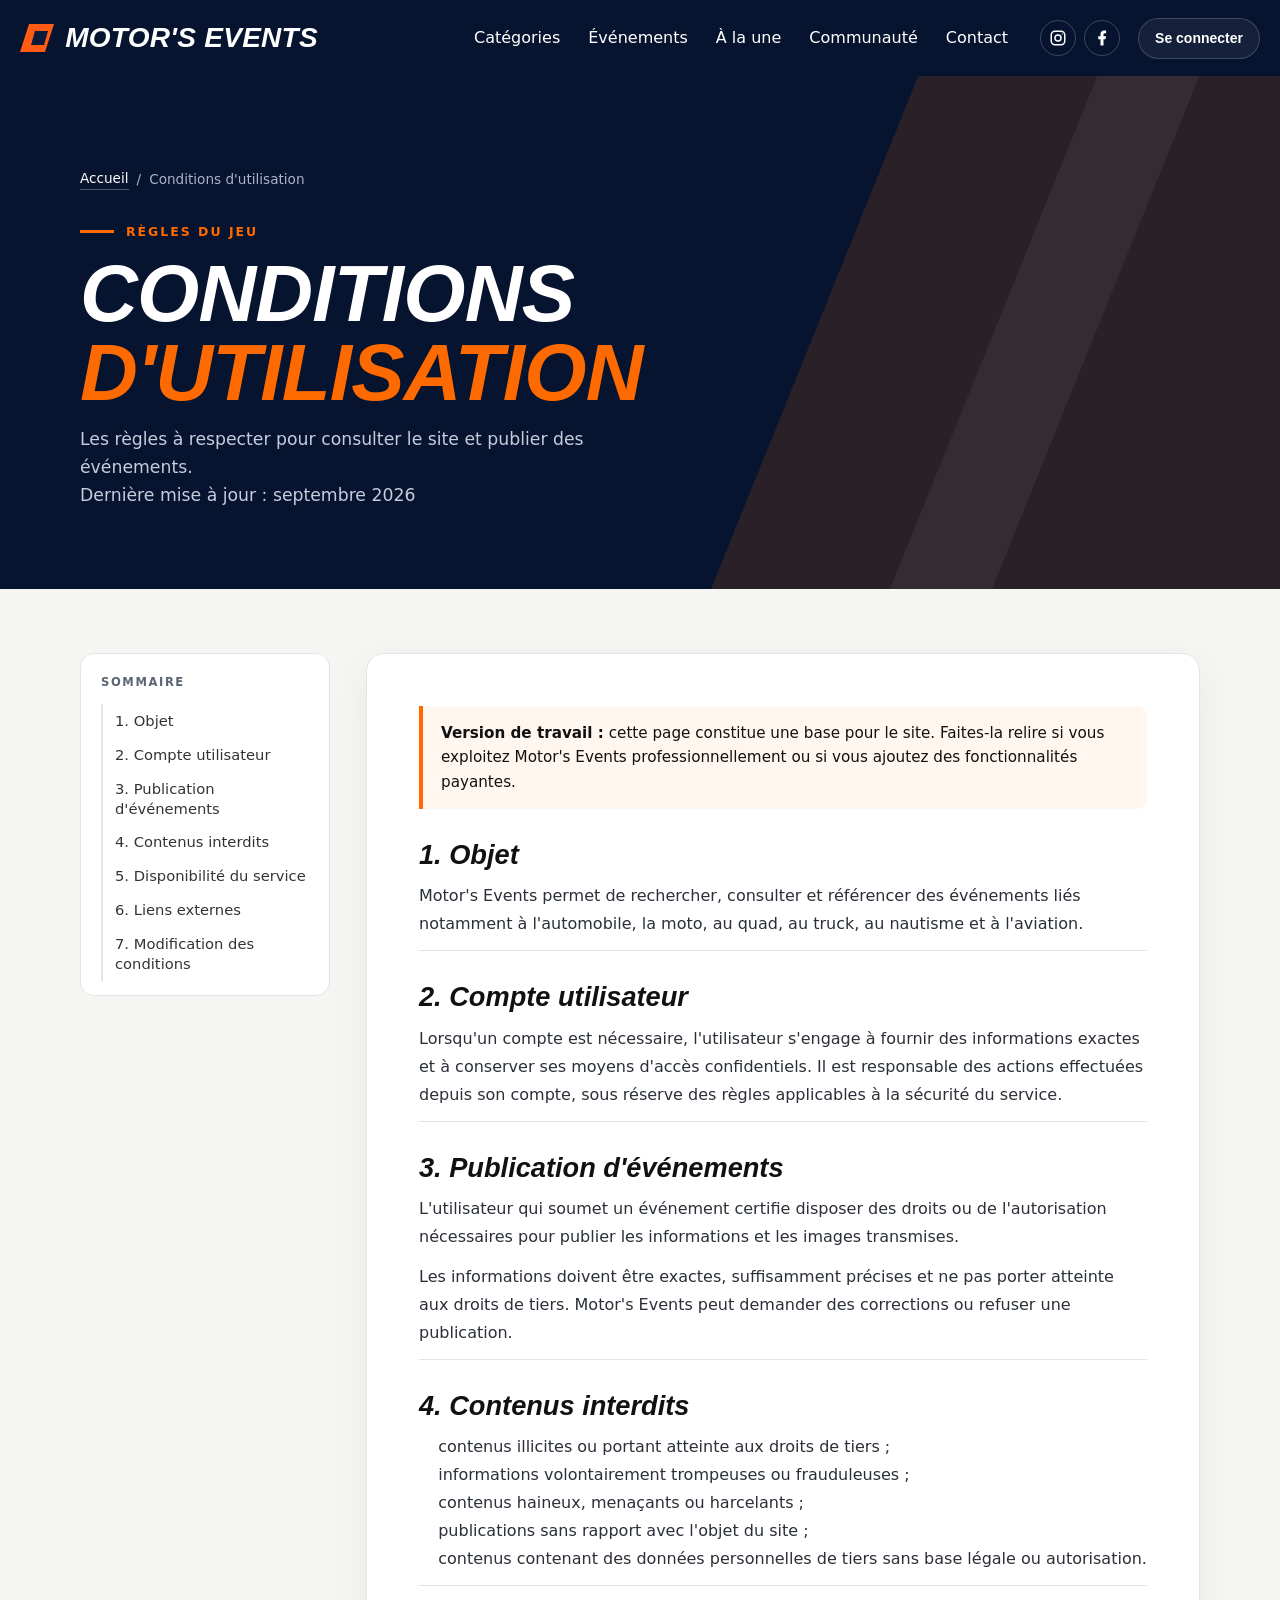
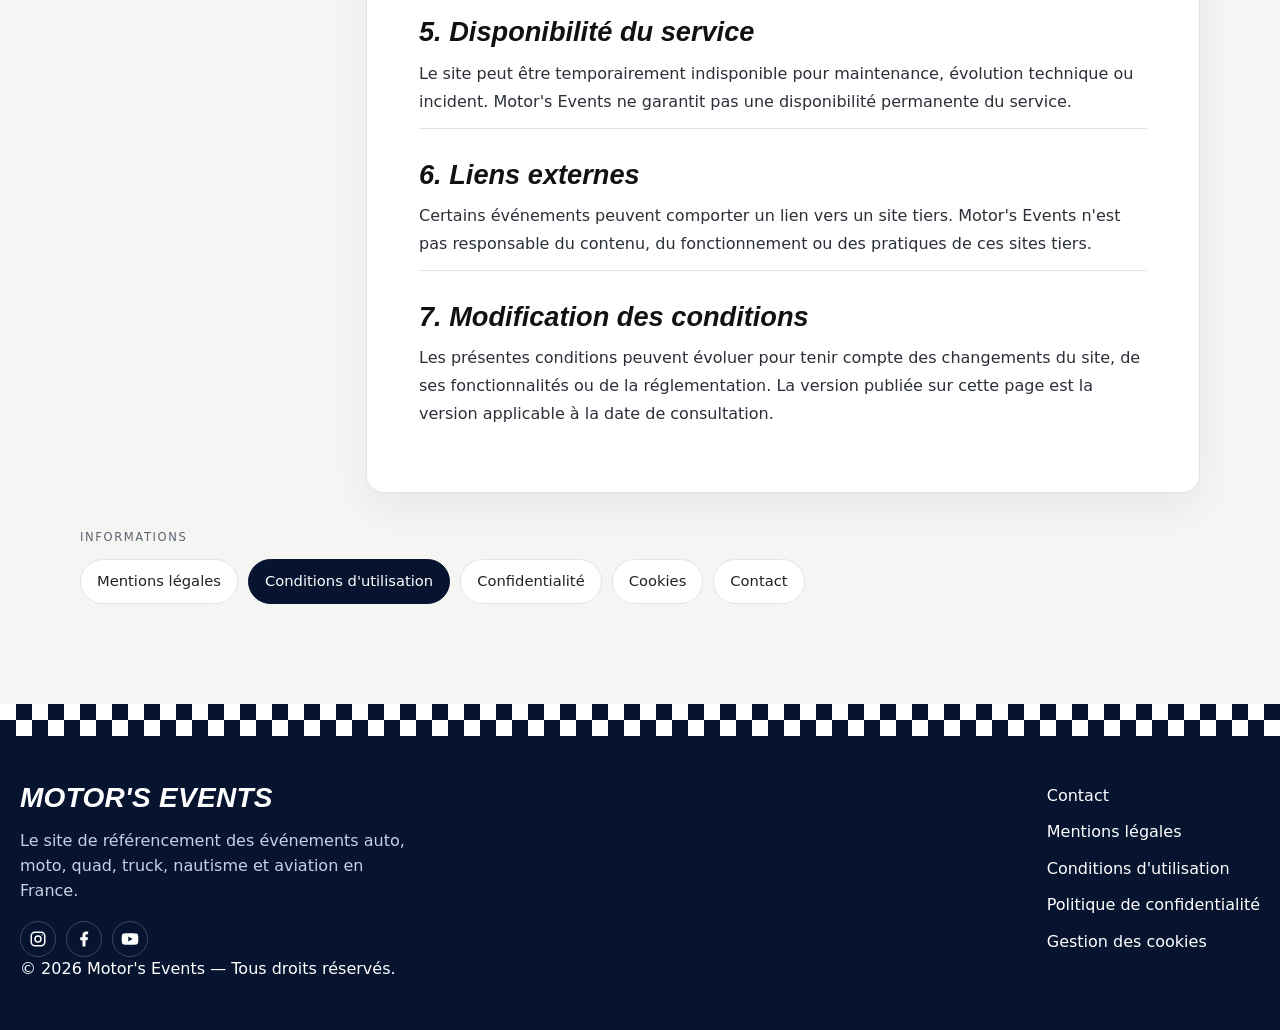
<file: conditions-utilisation.html>
<!DOCTYPE html>
<html lang="fr">
<head>
<meta charset="utf-8">
<meta name="viewport" content="width=device-width, initial-scale=1">
<title>Conditions d'utilisation — Motor's Events</title>
<meta name="description" content="Conditions d'utilisation de Motor's Events.">
<meta name="referrer" content="strict-origin-when-cross-origin">
<meta http-equiv="Content-Security-Policy" content="default-src 'self'; base-uri 'self'; object-src 'none'; frame-ancestors 'none'; form-action 'self'; img-src 'self' https://*.supabase.co https://tile.openstreetmap.org https://*.tile.openstreetmap.org data: blob:; style-src 'self' https://fonts.googleapis.com https://cdn.jsdelivr.net; font-src 'self' https://fonts.gstatic.com; script-src 'self' https://cdn.jsdelivr.net; connect-src 'self' https://*.supabase.co wss://*.supabase.co; upgrade-insecure-requests">
<link rel="preconnect" href="https://fonts.googleapis.com">
<link rel="preconnect" href="https://fonts.gstatic.com" crossorigin>
<link href="https://fonts.googleapis.com/css2?family=Barlow:wght@400;500;600;700&family=Barlow+Condensed:ital,wght@1,700;1,800&display=swap" rel="stylesheet">
<link rel="stylesheet" href="./style.css">
<link rel="stylesheet" href="./legal.css">
</head>
<body class="lp">
<div id="site-header"></div>
<section class="lp-hero on-dark">
  <div class="lp-wrap">
    <nav class="lp-crumb" aria-label="Fil d'Ariane"><a href="./index.html">Accueil</a><span aria-hidden="true">/</span><span>Conditions d&#x27;utilisation</span></nav>
    <span class="lp-kicker">Règles du jeu</span>
    <h1>Conditions <em>d'utilisation</em></h1>
    <p>Les règles à respecter pour consulter le site et publier des événements.</p>
    <p class="lp-meta">Dernière mise à jour : septembre 2026</p>
  </div>
</section>
<main class="lp-main"><div class="lp-wrap">
<div class="lp-grid"><aside class="lp-toc" aria-label="Sommaire"><strong>Sommaire</strong><ol><li><a href="#s1">1. Objet</a></li><li><a href="#s2">2. Compte utilisateur</a></li><li><a href="#s3">3. Publication d&#x27;événements</a></li><li><a href="#s4">4. Contenus interdits</a></li><li><a href="#s5">5. Disponibilité du service</a></li><li><a href="#s6">6. Liens externes</a></li><li><a href="#s7">7. Modification des conditions</a></li></ol></aside><article class="lp-card"><div class="notice"><strong>Version de travail :</strong> cette page constitue une base pour le site. Faites-la relire si vous exploitez Motor's Events professionnellement ou si vous ajoutez des fonctionnalités payantes.</div>

<h2 id="s1">1. Objet</h2>
<p>Motor's Events permet de rechercher, consulter et référencer des événements liés notamment à l'automobile, la moto, au quad, au truck, au nautisme et à l'aviation.</p>

<h2 id="s2">2. Compte utilisateur</h2>
<p>Lorsqu'un compte est nécessaire, l'utilisateur s'engage à fournir des informations exactes et à conserver ses moyens d'accès confidentiels. Il est responsable des actions effectuées depuis son compte, sous réserve des règles applicables à la sécurité du service.</p>

<h2 id="s3">3. Publication d'événements</h2>
<p>L'utilisateur qui soumet un événement certifie disposer des droits ou de l'autorisation nécessaires pour publier les informations et les images transmises.</p>
<p>Les informations doivent être exactes, suffisamment précises et ne pas porter atteinte aux droits de tiers. Motor's Events peut demander des corrections ou refuser une publication.</p>

<h2 id="s4">4. Contenus interdits</h2>
<ul>
<li>contenus illicites ou portant atteinte aux droits de tiers ;</li>
<li>informations volontairement trompeuses ou frauduleuses ;</li>
<li>contenus haineux, menaçants ou harcelants ;</li>
<li>publications sans rapport avec l'objet du site ;</li>
<li>contenus contenant des données personnelles de tiers sans base légale ou autorisation.</li>
</ul>

<h2 id="s5">5. Disponibilité du service</h2>
<p>Le site peut être temporairement indisponible pour maintenance, évolution technique ou incident. Motor's Events ne garantit pas une disponibilité permanente du service.</p>

<h2 id="s6">6. Liens externes</h2>
<p>Certains événements peuvent comporter un lien vers un site tiers. Motor's Events n'est pas responsable du contenu, du fonctionnement ou des pratiques de ces sites tiers.</p>

<h2 id="s7">7. Modification des conditions</h2>
<p>Les présentes conditions peuvent évoluer pour tenir compte des changements du site, de ses fonctionnalités ou de la réglementation. La version publiée sur cette page est la version applicable à la date de consultation.</p></article></div><nav class="lp-others" aria-label="Autres pages"><span>Informations</span><div><a href="./mentions-legales.html">Mentions légales</a><a href="./conditions-utilisation.html" aria-current="page">Conditions d'utilisation</a><a href="./politique-confidentialite.html">Confidentialité</a><a href="./cookies.html">Cookies</a><a href="./contact.html">Contact</a></div></nav>
</div></main>
<div id="site-footer"></div>
<script src="./layout.js"></script>
</body>
</html>
</file>
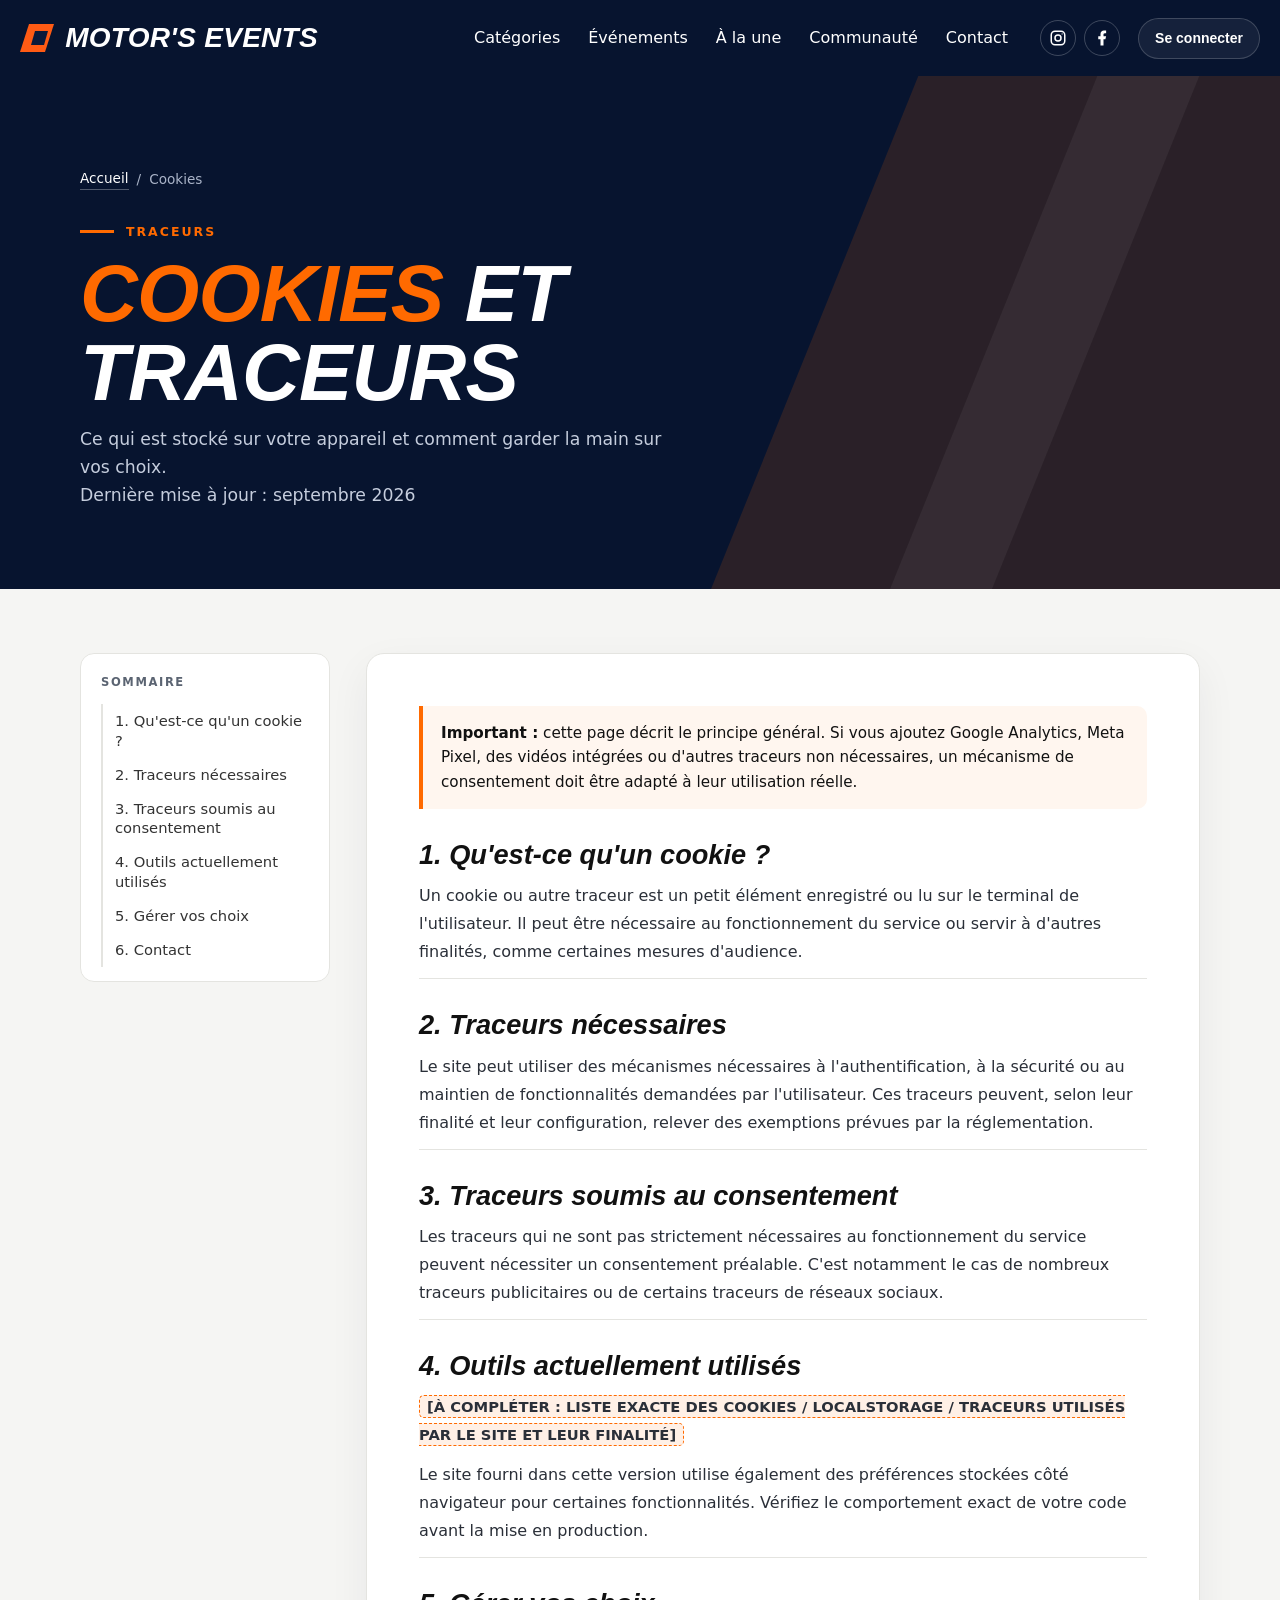
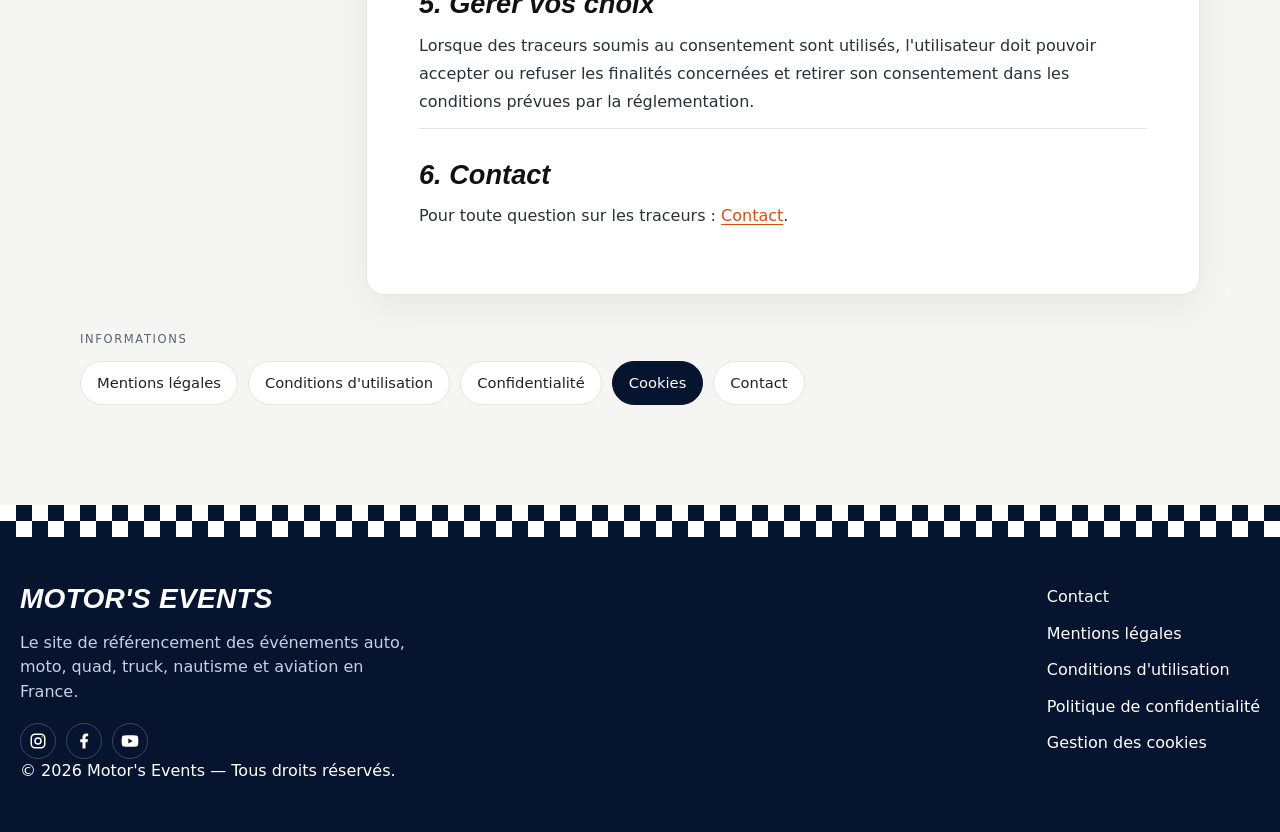
<file: cookies.html>
<!DOCTYPE html>
<html lang="fr">
<head>
<meta charset="utf-8">
<meta name="viewport" content="width=device-width, initial-scale=1">
<title>Cookies — Motor's Events</title>
<meta name="description" content="Gestion des cookies et traceurs sur Motor's Events.">
<meta name="referrer" content="strict-origin-when-cross-origin">
<meta http-equiv="Content-Security-Policy" content="default-src 'self'; base-uri 'self'; object-src 'none'; frame-ancestors 'none'; form-action 'self'; img-src 'self' https://*.supabase.co https://tile.openstreetmap.org https://*.tile.openstreetmap.org data: blob:; style-src 'self' https://fonts.googleapis.com https://cdn.jsdelivr.net; font-src 'self' https://fonts.gstatic.com; script-src 'self' https://cdn.jsdelivr.net; connect-src 'self' https://*.supabase.co wss://*.supabase.co; upgrade-insecure-requests">
<link rel="preconnect" href="https://fonts.googleapis.com">
<link rel="preconnect" href="https://fonts.gstatic.com" crossorigin>
<link href="https://fonts.googleapis.com/css2?family=Barlow:wght@400;500;600;700&family=Barlow+Condensed:ital,wght@1,700;1,800&display=swap" rel="stylesheet">
<link rel="stylesheet" href="./style.css">
<link rel="stylesheet" href="./legal.css">
</head>
<body class="lp">
<div id="site-header"></div>
<section class="lp-hero on-dark">
  <div class="lp-wrap">
    <nav class="lp-crumb" aria-label="Fil d'Ariane"><a href="./index.html">Accueil</a><span aria-hidden="true">/</span><span>Cookies</span></nav>
    <span class="lp-kicker">Traceurs</span>
    <h1><em>Cookies</em> et traceurs</h1>
    <p>Ce qui est stocké sur votre appareil et comment garder la main sur vos choix.</p>
    <p class="lp-meta">Dernière mise à jour : septembre 2026</p>
  </div>
</section>
<main class="lp-main"><div class="lp-wrap">
<div class="lp-grid"><aside class="lp-toc" aria-label="Sommaire"><strong>Sommaire</strong><ol><li><a href="#s1">1. Qu&#x27;est-ce qu&#x27;un cookie ?</a></li><li><a href="#s2">2. Traceurs nécessaires</a></li><li><a href="#s3">3. Traceurs soumis au consentement</a></li><li><a href="#s4">4. Outils actuellement utilisés</a></li><li><a href="#s5">5. Gérer vos choix</a></li><li><a href="#s6">6. Contact</a></li></ol></aside><article class="lp-card"><div class="notice"><strong>Important :</strong> cette page décrit le principe général. Si vous ajoutez Google Analytics, Meta Pixel, des vidéos intégrées ou d'autres traceurs non nécessaires, un mécanisme de consentement doit être adapté à leur utilisation réelle.</div>

<h2 id="s1">1. Qu'est-ce qu'un cookie ?</h2>
<p>Un cookie ou autre traceur est un petit élément enregistré ou lu sur le terminal de l'utilisateur. Il peut être nécessaire au fonctionnement du service ou servir à d'autres finalités, comme certaines mesures d'audience.</p>

<h2 id="s2">2. Traceurs nécessaires</h2>
<p>Le site peut utiliser des mécanismes nécessaires à l'authentification, à la sécurité ou au maintien de fonctionnalités demandées par l'utilisateur. Ces traceurs peuvent, selon leur finalité et leur configuration, relever des exemptions prévues par la réglementation.</p>

<h2 id="s3">3. Traceurs soumis au consentement</h2>
<p>Les traceurs qui ne sont pas strictement nécessaires au fonctionnement du service peuvent nécessiter un consentement préalable. C'est notamment le cas de nombreux traceurs publicitaires ou de certains traceurs de réseaux sociaux.</p>

<h2 id="s4">4. Outils actuellement utilisés</h2>
<p><span class="placeholder">[À COMPLÉTER : LISTE EXACTE DES COOKIES / LOCALSTORAGE / TRACEURS UTILISÉS PAR LE SITE ET LEUR FINALITÉ]</span></p>
<p>Le site fourni dans cette version utilise également des préférences stockées côté navigateur pour certaines fonctionnalités. Vérifiez le comportement exact de votre code avant la mise en production.</p>

<h2 id="s5">5. Gérer vos choix</h2>
<p>Lorsque des traceurs soumis au consentement sont utilisés, l'utilisateur doit pouvoir accepter ou refuser les finalités concernées et retirer son consentement dans les conditions prévues par la réglementation.</p>

<h2 id="s6">6. Contact</h2>
<p>Pour toute question sur les traceurs : <a href="./contact.html">Contact</a>.</p></article></div><nav class="lp-others" aria-label="Autres pages"><span>Informations</span><div><a href="./mentions-legales.html">Mentions légales</a><a href="./conditions-utilisation.html">Conditions d'utilisation</a><a href="./politique-confidentialite.html">Confidentialité</a><a href="./cookies.html" aria-current="page">Cookies</a><a href="./contact.html">Contact</a></div></nav>
</div></main>
<div id="site-footer"></div>
<script src="./layout.js"></script>
</body>
</html>
</file>
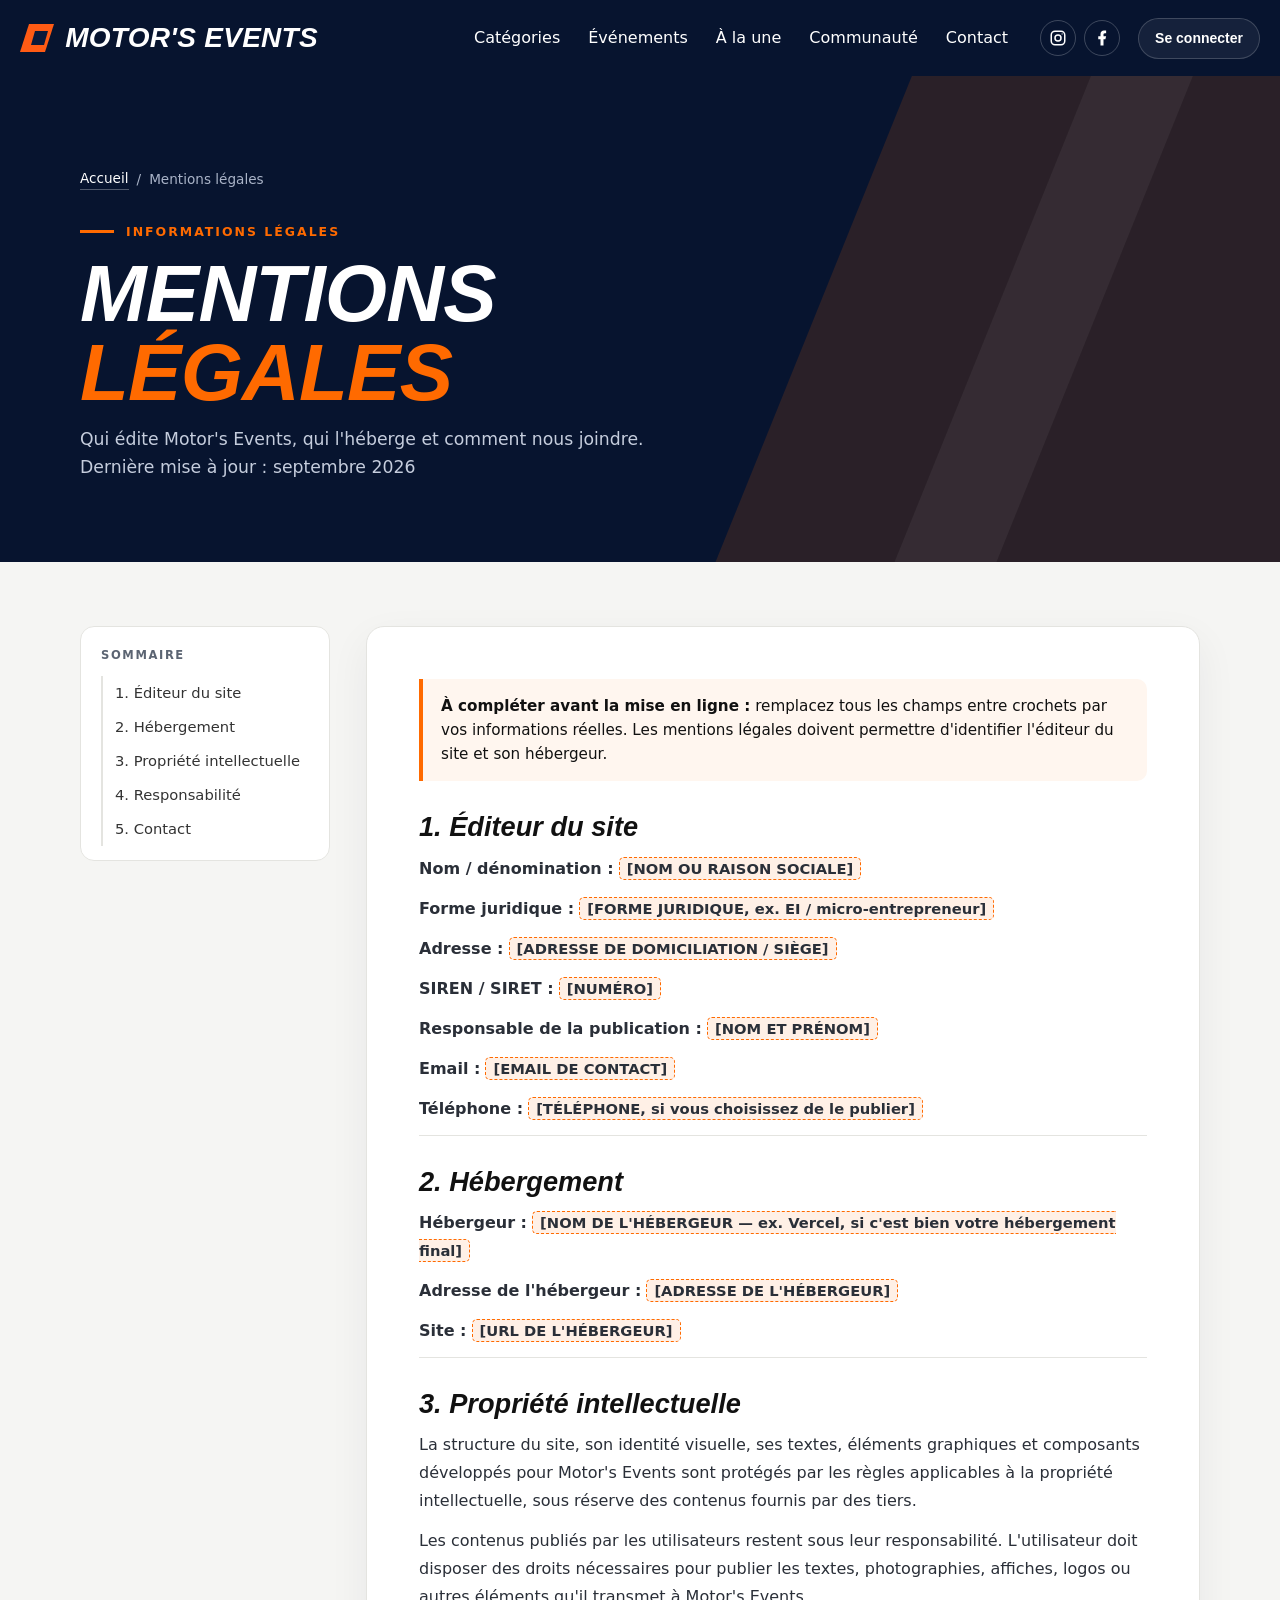
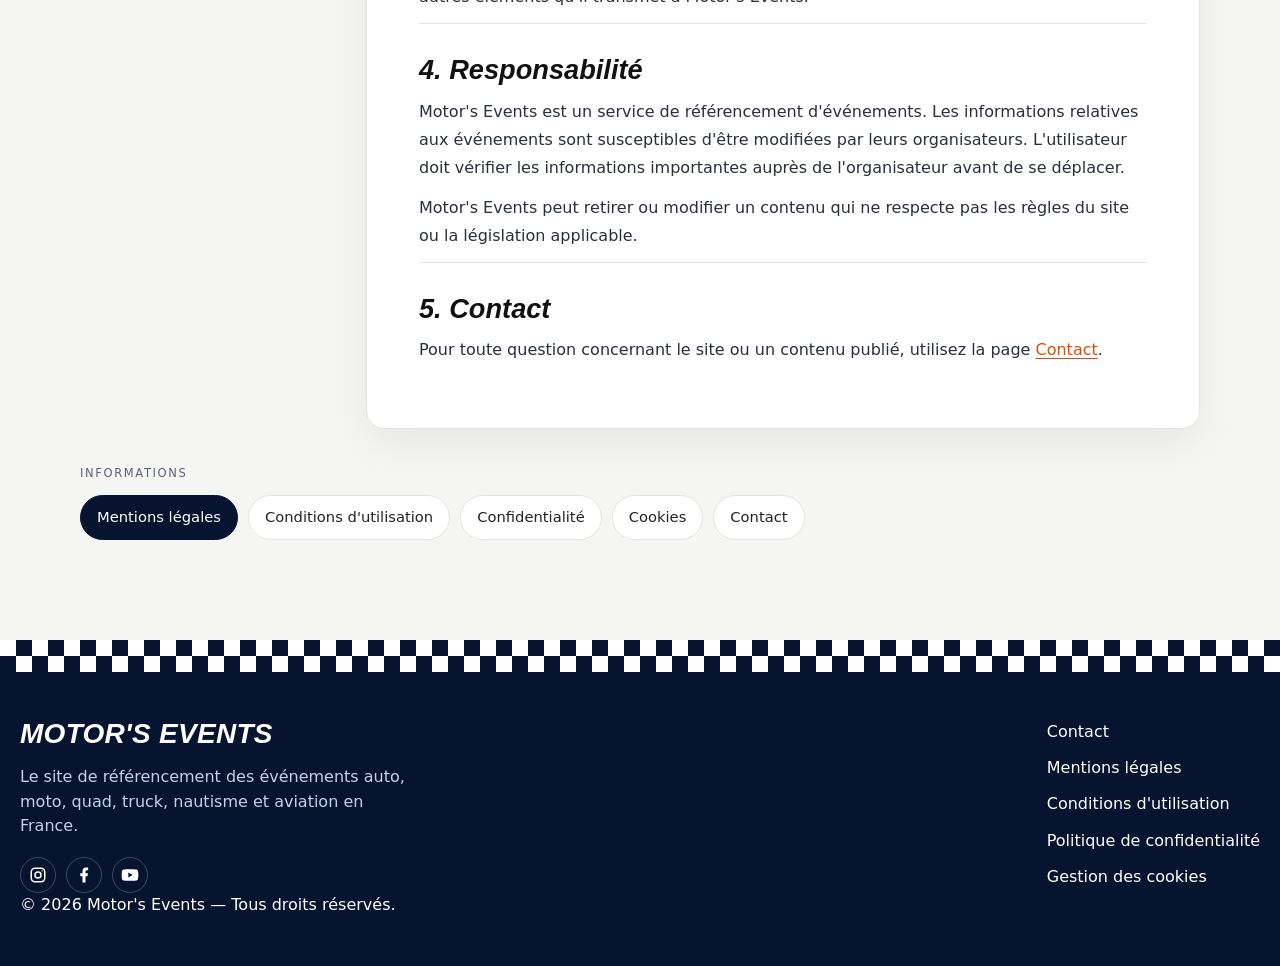
<file: mentions-legales.html>
<!DOCTYPE html>
<html lang="fr">
<head>
<meta charset="utf-8">
<meta name="viewport" content="width=device-width, initial-scale=1">
<title>Mentions légales — Motor's Events</title>
<meta name="description" content="Identification de l'éditeur et de l'hébergeur de Motor's Events.">
<meta name="referrer" content="strict-origin-when-cross-origin">
<meta http-equiv="Content-Security-Policy" content="default-src 'self'; base-uri 'self'; object-src 'none'; frame-ancestors 'none'; form-action 'self'; img-src 'self' https://*.supabase.co https://tile.openstreetmap.org https://*.tile.openstreetmap.org data: blob:; style-src 'self' https://fonts.googleapis.com https://cdn.jsdelivr.net; font-src 'self' https://fonts.gstatic.com; script-src 'self' https://cdn.jsdelivr.net; connect-src 'self' https://*.supabase.co wss://*.supabase.co; upgrade-insecure-requests">
<link rel="preconnect" href="https://fonts.googleapis.com">
<link rel="preconnect" href="https://fonts.gstatic.com" crossorigin>
<link href="https://fonts.googleapis.com/css2?family=Barlow:wght@400;500;600;700&family=Barlow+Condensed:ital,wght@1,700;1,800&display=swap" rel="stylesheet">
<link rel="stylesheet" href="./style.css">
<link rel="stylesheet" href="./legal.css">
</head>
<body class="lp">
<div id="site-header"></div>
<section class="lp-hero on-dark">
  <div class="lp-wrap">
    <nav class="lp-crumb" aria-label="Fil d'Ariane"><a href="./index.html">Accueil</a><span aria-hidden="true">/</span><span>Mentions légales</span></nav>
    <span class="lp-kicker">Informations légales</span>
    <h1>Mentions <em>légales</em></h1>
    <p>Qui édite Motor's Events, qui l'héberge et comment nous joindre.</p>
    <p class="lp-meta">Dernière mise à jour : septembre 2026</p>
  </div>
</section>
<main class="lp-main"><div class="lp-wrap">
<div class="lp-grid"><aside class="lp-toc" aria-label="Sommaire"><strong>Sommaire</strong><ol><li><a href="#s1">1. Éditeur du site</a></li><li><a href="#s2">2. Hébergement</a></li><li><a href="#s3">3. Propriété intellectuelle</a></li><li><a href="#s4">4. Responsabilité</a></li><li><a href="#s5">5. Contact</a></li></ol></aside><article class="lp-card"><div class="notice"><strong>À compléter avant la mise en ligne :</strong> remplacez tous les champs entre crochets par vos informations réelles. Les mentions légales doivent permettre d'identifier l'éditeur du site et son hébergeur.</div>

<h2 id="s1">1. Éditeur du site</h2>
<p><strong>Nom / dénomination :</strong> <span class="placeholder">[NOM OU RAISON SOCIALE]</span></p>
<p><strong>Forme juridique :</strong> <span class="placeholder">[FORME JURIDIQUE, ex. EI / micro-entrepreneur]</span></p>
<p><strong>Adresse :</strong> <span class="placeholder">[ADRESSE DE DOMICILIATION / SIÈGE]</span></p>
<p><strong>SIREN / SIRET :</strong> <span class="placeholder">[NUMÉRO]</span></p>
<p><strong>Responsable de la publication :</strong> <span class="placeholder">[NOM ET PRÉNOM]</span></p>
<p><strong>Email :</strong> <span class="placeholder">[EMAIL DE CONTACT]</span></p>
<p><strong>Téléphone :</strong> <span class="placeholder">[TÉLÉPHONE, si vous choisissez de le publier]</span></p>

<h2 id="s2">2. Hébergement</h2>
<p><strong>Hébergeur :</strong> <span class="placeholder">[NOM DE L'HÉBERGEUR — ex. Vercel, si c'est bien votre hébergement final]</span></p>
<p><strong>Adresse de l'hébergeur :</strong> <span class="placeholder">[ADRESSE DE L'HÉBERGEUR]</span></p>
<p><strong>Site :</strong> <span class="placeholder">[URL DE L'HÉBERGEUR]</span></p>

<h2 id="s3">3. Propriété intellectuelle</h2>
<p>La structure du site, son identité visuelle, ses textes, éléments graphiques et composants développés pour Motor's Events sont protégés par les règles applicables à la propriété intellectuelle, sous réserve des contenus fournis par des tiers.</p>
<p>Les contenus publiés par les utilisateurs restent sous leur responsabilité. L'utilisateur doit disposer des droits nécessaires pour publier les textes, photographies, affiches, logos ou autres éléments qu'il transmet à Motor's Events.</p>

<h2 id="s4">4. Responsabilité</h2>
<p>Motor's Events est un service de référencement d'événements. Les informations relatives aux événements sont susceptibles d'être modifiées par leurs organisateurs. L'utilisateur doit vérifier les informations importantes auprès de l'organisateur avant de se déplacer.</p>
<p>Motor's Events peut retirer ou modifier un contenu qui ne respecte pas les règles du site ou la législation applicable.</p>

<h2 id="s5">5. Contact</h2>
<p>Pour toute question concernant le site ou un contenu publié, utilisez la page <a href="./contact.html">Contact</a>.</p></article></div><nav class="lp-others" aria-label="Autres pages"><span>Informations</span><div><a href="./mentions-legales.html" aria-current="page">Mentions légales</a><a href="./conditions-utilisation.html">Conditions d'utilisation</a><a href="./politique-confidentialite.html">Confidentialité</a><a href="./cookies.html">Cookies</a><a href="./contact.html">Contact</a></div></nav>
</div></main>
<div id="site-footer"></div>
<script src="./layout.js"></script>
</body>
</html>
</file>
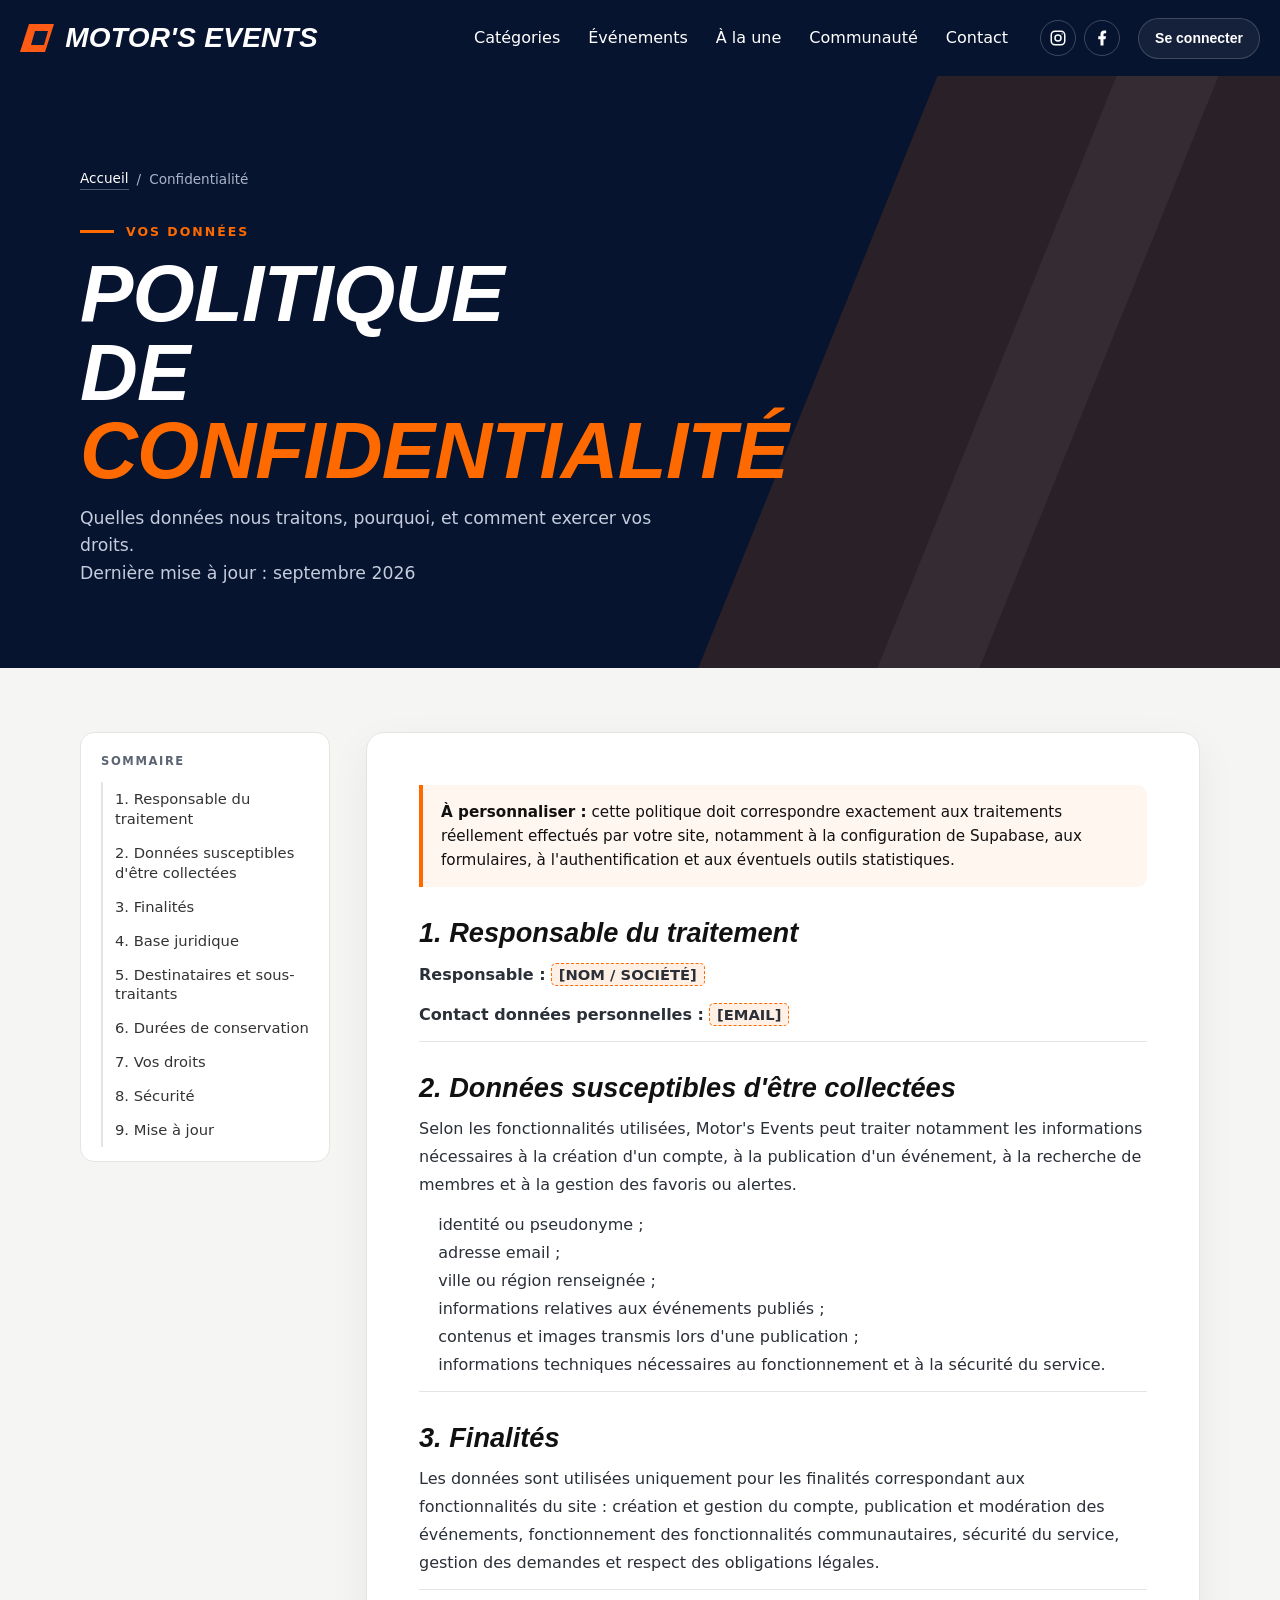
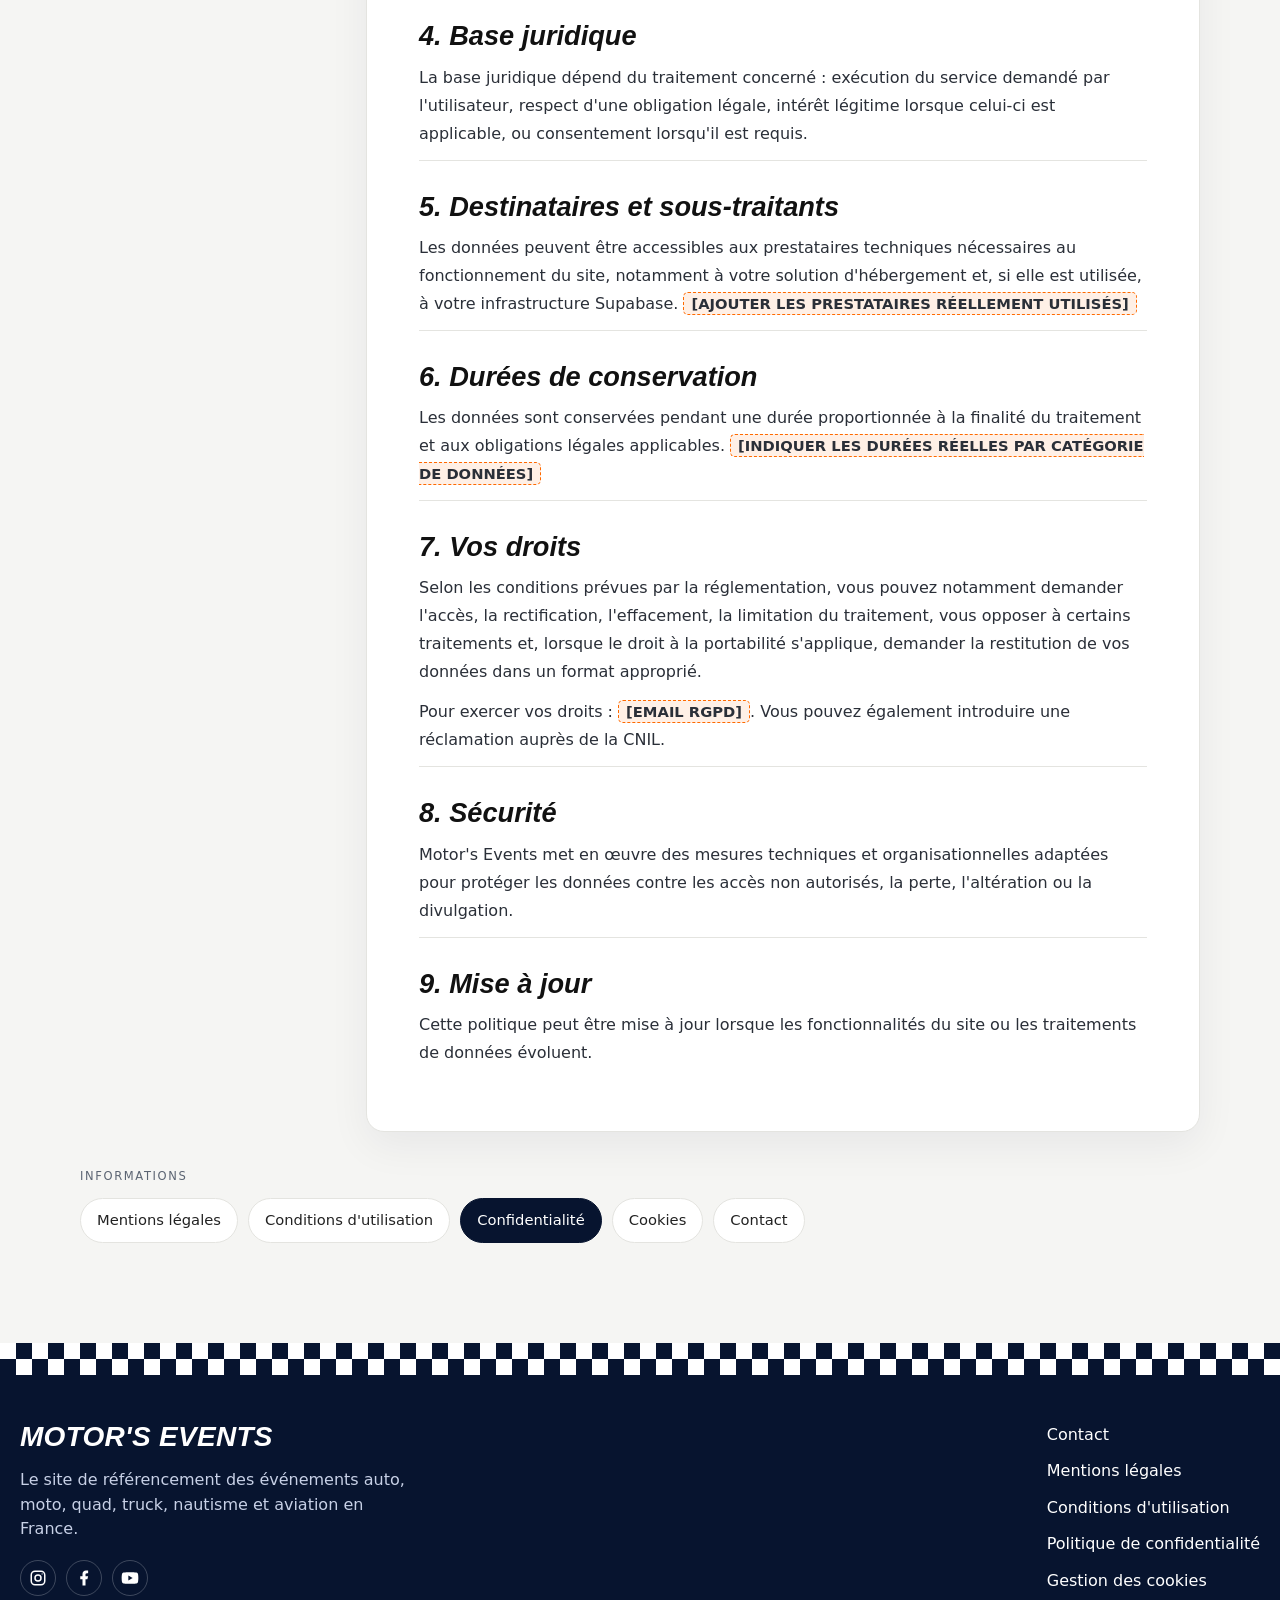
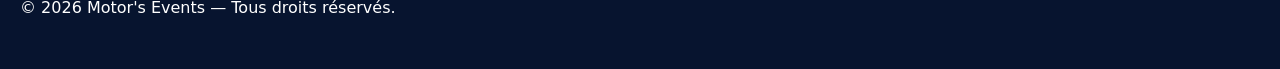
<file: politique-confidentialite.html>
<!DOCTYPE html>
<html lang="fr">
<head>
<meta charset="utf-8">
<meta name="viewport" content="width=device-width, initial-scale=1">
<title>Confidentialité — Motor's Events</title>
<meta name="description" content="Politique de confidentialité de Motor's Events.">
<meta name="referrer" content="strict-origin-when-cross-origin">
<meta http-equiv="Content-Security-Policy" content="default-src 'self'; base-uri 'self'; object-src 'none'; frame-ancestors 'none'; form-action 'self'; img-src 'self' https://*.supabase.co https://tile.openstreetmap.org https://*.tile.openstreetmap.org data: blob:; style-src 'self' https://fonts.googleapis.com https://cdn.jsdelivr.net; font-src 'self' https://fonts.gstatic.com; script-src 'self' https://cdn.jsdelivr.net; connect-src 'self' https://*.supabase.co wss://*.supabase.co; upgrade-insecure-requests">
<link rel="preconnect" href="https://fonts.googleapis.com">
<link rel="preconnect" href="https://fonts.gstatic.com" crossorigin>
<link href="https://fonts.googleapis.com/css2?family=Barlow:wght@400;500;600;700&family=Barlow+Condensed:ital,wght@1,700;1,800&display=swap" rel="stylesheet">
<link rel="stylesheet" href="./style.css">
<link rel="stylesheet" href="./legal.css">
</head>
<body class="lp">
<div id="site-header"></div>
<section class="lp-hero on-dark">
  <div class="lp-wrap">
    <nav class="lp-crumb" aria-label="Fil d'Ariane"><a href="./index.html">Accueil</a><span aria-hidden="true">/</span><span>Confidentialité</span></nav>
    <span class="lp-kicker">Vos données</span>
    <h1>Politique de <em>confidentialité</em></h1>
    <p>Quelles données nous traitons, pourquoi, et comment exercer vos droits.</p>
    <p class="lp-meta">Dernière mise à jour : septembre 2026</p>
  </div>
</section>
<main class="lp-main"><div class="lp-wrap">
<div class="lp-grid"><aside class="lp-toc" aria-label="Sommaire"><strong>Sommaire</strong><ol><li><a href="#s1">1. Responsable du traitement</a></li><li><a href="#s2">2. Données susceptibles d&#x27;être collectées</a></li><li><a href="#s3">3. Finalités</a></li><li><a href="#s4">4. Base juridique</a></li><li><a href="#s5">5. Destinataires et sous-traitants</a></li><li><a href="#s6">6. Durées de conservation</a></li><li><a href="#s7">7. Vos droits</a></li><li><a href="#s8">8. Sécurité</a></li><li><a href="#s9">9. Mise à jour</a></li></ol></aside><article class="lp-card"><div class="notice"><strong>À personnaliser :</strong> cette politique doit correspondre exactement aux traitements réellement effectués par votre site, notamment à la configuration de Supabase, aux formulaires, à l'authentification et aux éventuels outils statistiques.</div>

<h2 id="s1">1. Responsable du traitement</h2>
<p><strong>Responsable :</strong> <span class="placeholder">[NOM / SOCIÉTÉ]</span></p>
<p><strong>Contact données personnelles :</strong> <span class="placeholder">[EMAIL]</span></p>

<h2 id="s2">2. Données susceptibles d'être collectées</h2>
<p>Selon les fonctionnalités utilisées, Motor's Events peut traiter notamment les informations nécessaires à la création d'un compte, à la publication d'un événement, à la recherche de membres et à la gestion des favoris ou alertes.</p>
<ul>
<li>identité ou pseudonyme ;</li>
<li>adresse email ;</li>
<li>ville ou région renseignée ;</li>
<li>informations relatives aux événements publiés ;</li>
<li>contenus et images transmis lors d'une publication ;</li>
<li>informations techniques nécessaires au fonctionnement et à la sécurité du service.</li>
</ul>

<h2 id="s3">3. Finalités</h2>
<p>Les données sont utilisées uniquement pour les finalités correspondant aux fonctionnalités du site : création et gestion du compte, publication et modération des événements, fonctionnement des fonctionnalités communautaires, sécurité du service, gestion des demandes et respect des obligations légales.</p>

<h2 id="s4">4. Base juridique</h2>
<p>La base juridique dépend du traitement concerné : exécution du service demandé par l'utilisateur, respect d'une obligation légale, intérêt légitime lorsque celui-ci est applicable, ou consentement lorsqu'il est requis.</p>

<h2 id="s5">5. Destinataires et sous-traitants</h2>
<p>Les données peuvent être accessibles aux prestataires techniques nécessaires au fonctionnement du site, notamment à votre solution d'hébergement et, si elle est utilisée, à votre infrastructure Supabase. <span class="placeholder">[AJOUTER LES PRESTATAIRES RÉELLEMENT UTILISÉS]</span></p>

<h2 id="s6">6. Durées de conservation</h2>
<p>Les données sont conservées pendant une durée proportionnée à la finalité du traitement et aux obligations légales applicables. <span class="placeholder">[INDIQUER LES DURÉES RÉELLES PAR CATÉGORIE DE DONNÉES]</span></p>

<h2 id="s7">7. Vos droits</h2>
<p>Selon les conditions prévues par la réglementation, vous pouvez notamment demander l'accès, la rectification, l'effacement, la limitation du traitement, vous opposer à certains traitements et, lorsque le droit à la portabilité s'applique, demander la restitution de vos données dans un format approprié.</p>
<p>Pour exercer vos droits : <span class="placeholder">[EMAIL RGPD]</span>. Vous pouvez également introduire une réclamation auprès de la CNIL.</p>

<h2 id="s8">8. Sécurité</h2>
<p>Motor's Events met en œuvre des mesures techniques et organisationnelles adaptées pour protéger les données contre les accès non autorisés, la perte, l'altération ou la divulgation.</p>

<h2 id="s9">9. Mise à jour</h2>
<p>Cette politique peut être mise à jour lorsque les fonctionnalités du site ou les traitements de données évoluent.</p></article></div><nav class="lp-others" aria-label="Autres pages"><span>Informations</span><div><a href="./mentions-legales.html">Mentions légales</a><a href="./conditions-utilisation.html">Conditions d'utilisation</a><a href="./politique-confidentialite.html" aria-current="page">Confidentialité</a><a href="./cookies.html">Cookies</a><a href="./contact.html">Contact</a></div></nav>
</div></main>
<div id="site-footer"></div>
<script src="./layout.js"></script>
</body>
</html>
</file>
<file: style.css>
/* Motor's Events – maquette, style « paddock »
   Bleu nuit + orange piste, titres italiques condensés, rayures et damier. */

:root {
  --navy: #0A1A3B;
  --navy-2: #132A5E;
  --orange: #FF5B14;
  --orange-hover: #FF7638;
  --orange-text: #B83A00;
  --bg: #F1F3F7;
  --white: #FFFFFF;
  --ink: #0E1424;
  --muted: #5A6478;
  --line: #D9DEE9;
  --soft-on-dark: #C7D0E6;
  --focus: #1B6EF3;
  --display: 'Barlow Condensed', 'Arial Narrow', Impact, sans-serif;
  --body: 'Barlow', system-ui, -apple-system, 'Segoe UI', Roboto, sans-serif;
}

*, *::before, *::after { box-sizing: border-box; }
html { scroll-behavior: smooth; }
[hidden] { display: none !important; }
body {
  margin: 0;
  background: var(--bg);
  color: var(--ink);
  font: 400 1rem/1.55 var(--body);
}
h1, h2, h3, p, ul, ol { margin: 0; }
ul, ol { padding: 0; list-style: none; }
a { color: inherit; }
button, input, select, textarea { font: inherit; color: inherit; }
:focus-visible { outline: 3px solid var(--focus); outline-offset: 2px; }
.on-dark :focus-visible { outline-color: #FFC933; }

.wrap { width: min(1240px, 100% - 2.5rem); margin-inline: auto; }
.sprite { position: absolute; width: 0; height: 0; overflow: hidden; }
.skip {
  position: absolute; left: 1rem; top: -4rem; z-index: 20;
  padding: .6rem 1rem; border-radius: 6px;
  background: #fff; color: var(--navy); font-weight: 600;
}
.skip:focus { top: 1rem; }

/* Icônes */
.icon {
  width: 1.1em; height: 1.1em; flex: none;
  fill: none; stroke: currentColor; stroke-width: 2.4;
  stroke-linecap: round; stroke-linejoin: round;
}
.w { fill: currentColor; }

/* Titres de section */
.title {
  font: italic 800 clamp(2rem, 4.5vw, 3.25rem)/.95 var(--display);
  text-transform: uppercase;
  letter-spacing: .005em;
}

/* Boutons */
.btn {
  display: inline-flex; align-items: center; justify-content: center; gap: .55rem;
  padding: .85rem 1.3rem;
  border: 2px solid transparent; border-radius: 8px;
  font-weight: 600; font-size: 1rem; line-height: 1;
  text-decoration: none; cursor: pointer;
  transition: background .15s, color .15s;
}
.btn-orange { background: var(--orange); color: var(--navy); }
.btn-orange:hover { background: var(--orange-hover); }
.btn-line { border-color: var(--navy); color: var(--navy); background: transparent; }
.btn-line:hover { background: var(--navy); color: #fff; }
.link-btn {
  padding: 0; border: 0; background: none;
  color: inherit; font-weight: 600;
  text-decoration: underline; text-underline-offset: 4px; cursor: pointer;
}

/* En-tête */
.site-header { background: var(--navy); color: #fff; }
.bar { display: flex; align-items: center; gap: 2rem; padding-block: 1.1rem; }
.brand {
  display: inline-flex; align-items: center; gap: .7rem;
  font: italic 800 1.75rem/1 var(--display);
  letter-spacing: .01em; text-transform: uppercase; text-decoration: none;
}
.main-nav { margin-left: auto; }
.main-nav ul { display: flex; gap: 1.75rem; }
.main-nav a { text-decoration: none; font-weight: 500; }
.main-nav a:hover, .login:hover {
  text-decoration: underline; text-underline-offset: 6px;
  text-decoration-color: var(--orange); text-decoration-thickness: 3px;
}
.actions { display: flex; align-items: center; gap: .75rem; }
.login { padding: .6rem .8rem; font-weight: 500; text-decoration: none; }

/* Accueil */
.hero {
  position: relative; overflow: hidden;
  background: var(--navy); color: #fff;
  padding-block: clamp(2.5rem, 6vw, 5rem) clamp(6rem, 10vw, 8.5rem);
  clip-path: polygon(0 0, 100% 0, 100% calc(100% - 3.5rem), 0 100%);
}
.hero::before {
  content: ""; position: absolute; inset: 0 0 0 62%; pointer-events: none;
  background: linear-gradient(112deg,
    transparent 0 24%, var(--orange) 24% 33%,
    transparent 33% 39%, #fff 39% 42%,
    transparent 42% 48%, var(--navy-2) 48%);
}
.hero .wrap { position: relative; }
h1 {
  max-width: 12ch; margin-bottom: 1.25rem;
  font: italic 800 clamp(3.2rem, 8.4vw, 7rem)/.88 var(--display);
  text-transform: uppercase; text-wrap: balance;
}
.lede { max-width: 52ch; margin-bottom: 2rem; color: var(--soft-on-dark); font-size: 1.2rem; }

.searchbar {
  display: grid; grid-template-columns: 1.3fr 1.1fr .9fr auto; align-items: stretch;
  max-width: 980px; padding: .5rem;
  background: #fff; color: var(--ink); border-radius: 12px;
}
.sb-field {
  display: grid; align-content: center; gap: .15rem; min-width: 0;
  padding: .55rem 1rem; border-right: 1px solid var(--line);
}
.sb-field:nth-child(3) { border-right: 0; }
.sb-field label { font-size: .8rem; font-weight: 600; color: var(--muted); }
.sb-field input, .sb-field select {
  width: 100%; min-width: 0; padding: .15rem 0;
  border: 0; background: transparent;
  font-weight: 500; font-size: 1.05rem;
}
.sb-field input::placeholder { color: #8A93A6; }
.sb-field input:focus-visible, .sb-field select:focus-visible { outline-offset: 4px; border-radius: 4px; }
.btn-search { padding-inline: 1.6rem; font-size: 1.05rem; }

/* Catégories */
.categories { padding-block: 2rem 3.5rem; }
.categories .title { margin-bottom: 1.5rem; }
.tiles { display: grid; grid-template-columns: repeat(auto-fit, minmax(180px, 1fr)); gap: 1rem; }
.tile {
  display: grid; gap: .35rem; align-content: start; text-align: left;
  padding: 1.1rem; cursor: pointer;
  background: #fff; border: 1.5px solid var(--line); border-radius: 12px;
  transition: border-color .15s;
}
.tile:hover { border-color: var(--navy); }
.tile-icon {
  display: grid; place-items: center; width: 3.25rem; height: 3.25rem; margin-bottom: .6rem;
  background: var(--navy); color: var(--orange); border-radius: 10px;
}
.tile-icon .icon { width: 1.9rem; height: 1.9rem; }
.tile-name { font-weight: 600; font-size: 1.1rem; line-height: 1.2; }
.tile-desc { color: var(--muted); font-size: .9rem; line-height: 1.35; }
.tile-count { margin-top: .4rem; font-size: .85rem; font-weight: 600; color: var(--orange-text); }
.tile[aria-pressed="true"] { background: var(--navy); border-color: var(--navy); color: #fff; }
.tile[aria-pressed="true"] .tile-icon { background: var(--orange); color: var(--navy); }
.tile[aria-pressed="true"] .tile-desc { color: var(--soft-on-dark); }
.tile[aria-pressed="true"] .tile-count { color: #FFB38F; }

/* Événements */
.events { padding-block: 3.5rem 4.5rem; background: #fff; border-block: 1px solid var(--line); }
.events-head {
  display: flex; flex-wrap: wrap; align-items: flex-end; justify-content: space-between;
  gap: 1rem; margin-bottom: 1.75rem;
}
.events-meta { display: flex; align-items: center; flex-wrap: wrap; gap: 1rem; color: var(--muted); }
.events-meta .link-btn { color: var(--navy); }
.cards { display: grid; grid-template-columns: repeat(auto-fill, minmax(280px, 1fr)); gap: 1.5rem; }
.card {
  position: relative; display: flex; flex-direction: column; height: 100%;
  overflow: hidden; background: #fff;
  border: 1.5px solid var(--line); border-radius: 12px;
  transition: border-color .15s, transform .15s;
}
.card:hover { border-color: var(--navy); transform: translateY(-2px); }
.card:has(a:focus-visible) { outline: 3px solid var(--focus); outline-offset: 3px; }
.cover {
  position: relative; display: grid; place-items: center; aspect-ratio: 16 / 9;
  color: #fff; background: linear-gradient(135deg, var(--ca), var(--cb));
  clip-path: polygon(0 0, 100% 0, 100% 86%, 0 100%);
}
.cover::before {
  content: ""; position: absolute; inset: 0;
  background: repeating-linear-gradient(115deg, rgb(255 255 255 / .1) 0 14px, transparent 14px 34px);
}
.cover .icon { position: relative; width: 5.5rem; height: 5.5rem; stroke-width: 2; }
.date {
  position: absolute; top: .9rem; left: .9rem;
  padding: .4rem .75rem; border-radius: 4px;
  background: #fff; color: var(--navy); text-align: center; line-height: 1;
  transform: skewX(-8deg);
}
.date > * { display: block; transform: skewX(8deg); }
.date small { font-size: .78rem; font-weight: 600; }
.date b { margin-block: .1rem; font: italic 800 2rem/1 var(--display); }
.card-body { display: flex; flex: 1; flex-direction: column; padding: .25rem 1.1rem 1.1rem; }
.card-cat { display: flex; align-items: center; gap: .4rem; color: var(--orange-text); font-size: .9rem; font-weight: 600; }
.card h3 {
  margin: .35rem 0 .6rem;
  font: italic 800 1.55rem/1.05 var(--display); text-transform: uppercase;
}
.card h3 a { text-decoration: none; }
.card h3 a::after { content: ""; position: absolute; inset: 0; }
.card h3 a:focus-visible { outline: none; }
.card-place { display: flex; align-items: center; gap: .4rem; color: var(--muted); font-size: .95rem; }
.card-foot {
  display: flex; align-items: center; justify-content: space-between; gap: 1rem;
  margin-top: auto; padding-top: 1rem;
}
.price { font-weight: 600; }
.go { display: inline-flex; align-items: center; gap: .3rem; color: var(--navy); font-weight: 600; font-size: .95rem; }
.empty { padding: 2rem 0 0; }
.empty p { max-width: 54ch; margin-bottom: 1rem; }

/* Publier en 3 étapes */
.how {
  position: relative; isolation: isolate; color: #fff;
  padding-block: 7rem;
  background: linear-gradient(#fff 50%, var(--bg) 50%);
}
.how::before {
  content: ""; position: absolute; inset: 0; z-index: -1; background: var(--navy);
  clip-path: polygon(0 3rem, 100% 0, 100% calc(100% - 3rem), 0 100%);
}
.how-head {
  display: flex; flex-wrap: wrap; align-items: flex-end; justify-content: space-between;
  gap: 1.5rem; margin-bottom: 2.5rem;
}
.how-lede { max-width: 50ch; margin-top: .9rem; color: var(--soft-on-dark); font-size: 1.1rem; }
.steps { display: grid; grid-template-columns: repeat(3, 1fr); gap: 2rem; }
.step-n { display: block; color: var(--orange); font: italic 800 5rem/1 var(--display); }
.steps h3 { margin: .25rem 0 .5rem; font: italic 800 1.7rem/1.05 var(--display); text-transform: uppercase; }
.steps p { max-width: 36ch; color: var(--soft-on-dark); }

/* Régions */
.regions { padding-block: 2rem 4rem; }
.regions .title { margin-bottom: 1.5rem; }
.pills { display: flex; flex-wrap: wrap; gap: .6rem; }
.pill {
  padding: .6rem 1.05rem; cursor: pointer;
  background: #fff; border: 1.5px solid var(--line); border-radius: 999px;
  font-weight: 500;
  transition: background .15s, color .15s, border-color .15s;
}
.pill:hover { background: var(--navy); border-color: var(--navy); color: #fff; }

/* Pied de page */
.checker {
  height: 32px;
  background: repeating-conic-gradient(var(--navy) 0 25%, #fff 0 50%) 0 0 / 32px 32px;
}
.site-footer { padding-block: 3rem; background: var(--navy); color: #fff; }
.footer-grid { display: flex; flex-wrap: wrap; justify-content: space-between; gap: 2rem 4rem; }
.footer-grid p { max-width: 38ch; margin-top: .9rem; color: var(--soft-on-dark); }
.footer-links { display: grid; gap: .55rem; }
.footer-links a { text-decoration: none; }
.footer-links a:hover { text-decoration: underline; }
.mock-note {
  margin-top: 2.5rem; padding-top: 1.1rem;
  border-top: 1px solid rgb(255 255 255 / .18);
  color: var(--soft-on-dark); font-size: .9rem;
}

/* Fenêtre d'ajout d'événement */
dialog {
  width: min(640px, 100% - 2rem); max-height: calc(100dvh - 2rem);
  padding: 0; overflow: auto;
  background: #fff; color: var(--ink);
  border: 0; border-radius: 12px;
}
dialog::backdrop { background: rgb(10 26 59 / .7); }
.dlg-head {
  display: flex; align-items: center; justify-content: space-between; gap: 1rem;
  padding: 1.25rem 1.5rem; background: var(--navy); color: #fff;
}
.dlg-head h2 { font: italic 800 2rem/1 var(--display); text-transform: uppercase; }
.dlg-head .link-btn:focus-visible { outline-color: #FFC933; }
.dlg-body { padding: 1.5rem; }
.form-grid { display: grid; grid-template-columns: 1fr 1fr; gap: 1rem; }
.form-grid .full { grid-column: 1 / -1; }
.form-grid label { display: block; margin-bottom: .35rem; font-weight: 600; font-size: .9rem; }
.form-grid input, .form-grid select, .form-grid textarea {
  width: 100%; min-height: 2.9rem; padding: .6rem .8rem;
  background: #fff; border: 1.5px solid var(--line); border-radius: 6px;
}
.form-grid textarea { min-height: 7rem; resize: vertical; }
.hint { margin-top: .35rem; color: var(--muted); font-size: .85rem; }
.check { display: flex; align-items: flex-start; gap: .6rem; font-size: .95rem; font-weight: 500; }
.form-grid .check input { flex: none; width: 1.15rem; min-height: 0; height: 1.15rem; margin-top: .2rem; }
.form-foot { display: flex; flex-wrap: wrap; align-items: center; justify-content: space-between; gap: 1rem; margin-top: 1.5rem; }
.form-foot p { max-width: 34ch; color: var(--muted); font-size: .9rem; }
.done { display: grid; justify-items: start; gap: 1rem; }
.done h3 { font: italic 800 1.9rem/1 var(--display); text-transform: uppercase; }

/* Adaptation */
@media (max-width: 900px) {
  .searchbar { grid-template-columns: 1fr; }
  .sb-field { border-right: 0; border-bottom: 1px solid var(--line); }
  .sb-field:nth-child(3) { border-bottom: 0; }
  .btn-search { margin-top: .25rem; padding-block: 1rem; }
  .hero::before { inset: 0 0 0 82%; }
  .steps { grid-template-columns: 1fr; gap: 1.5rem; }
  .step-n { font-size: 3.5rem; }
}
@media (max-width: 760px) {
  .main-nav { display: none; }
  .actions { margin-left: auto; }
}
@media (max-width: 560px) {
  .login { display: none; }
  .form-grid { grid-template-columns: 1fr; }
  .brand { font-size: 1.45rem; }
}
@media (prefers-reduced-motion: reduce) {
  html { scroll-behavior: auto; }
  .btn, .card, .tile, .pill { transition: none; }
  .card:hover { transform: none; }
}

/* Couleurs des catégories (fond des visuels) */
.cat-auto     { --ca: #B3121F; --cb: #E63946; }
.cat-moto     { --ca: #C24E00; --cb: #F58220; }
.cat-quad     { --ca: #1E6F5C; --cb: #2FA58A; }
.cat-truck    { --ca: #1F3F8F; --cb: #4A78D6; }
.cat-nautisme { --ca: #0B6E8A; --cb: #2BB3D1; }
.cat-aviation { --ca: #5B3FB0; --cb: #8D6FE0; }

/* ===== Fonctionnalités interactives v2 ===== */
.login { border: 0; background: transparent; color: #fff; cursor: pointer; }
.login span { display: inline-grid; place-items:center; min-width:1.35rem; height:1.35rem; padding:0 .25rem; margin-left:.2rem; border-radius:999px; background:var(--orange); color:var(--navy); font-size:.75rem; }
.quick-tools { padding: 1rem 0 3.5rem; background: var(--bg); }
.quick-tools-grid { display:grid; grid-template-columns:repeat(3,1fr); gap:1rem; }
.quick-card { display:flex; align-items:center; gap:1rem; padding:1.15rem; text-align:left; background:#fff; border:1.5px solid var(--line); border-radius:12px; cursor:pointer; transition:.15s; }
.quick-card:hover { border-color:var(--navy); transform:translateY(-2px); }
.quick-icon { display:grid; place-items:center; width:3rem; height:3rem; flex:none; border-radius:10px; background:var(--navy); color:var(--orange); font-size:1.5rem; font-weight:700; }
.quick-card strong,.quick-card small { display:block; }
.quick-card small { margin-top:.2rem; color:var(--muted); line-height:1.3; }
.featured { padding:4.5rem 0; background:#fff; border-block:1px solid var(--line); }
.section-kicker { color:var(--orange-text); font-weight:700; font-size:.8rem; letter-spacing:.12em; margin-bottom:.5rem; }
.featured-head { display:flex; justify-content:space-between; align-items:end; gap:1rem; margin-bottom:1.6rem; }
.featured-head p,.calendar-sub { color:var(--muted); margin-top:.5rem; }
.featured-grid { display:grid; grid-template-columns:repeat(3,1fr); gap:1rem; }
.featured-item { min-height:210px; padding:1.4rem; border-radius:12px; color:#fff; background:linear-gradient(135deg,var(--navy),var(--navy-2)); position:relative; overflow:hidden; cursor:pointer; }
.featured-item::after { content:""; position:absolute; width:180px;height:180px;right:-70px;bottom:-90px;border-radius:50%;background:var(--orange);opacity:.9; }
.featured-item > * { position:relative; z-index:1; }
.featured-badge { display:inline-block; padding:.35rem .55rem; border-radius:5px; background:var(--orange); color:var(--navy); font-size:.75rem; font-weight:800; text-transform:uppercase; }
.featured-item h3 { margin:1.2rem 0 .55rem; max-width:14ch; font:italic 800 1.8rem/1 var(--display); text-transform:uppercase; }
.featured-item p { color:var(--soft-on-dark); }
.calendar-section { padding:4.5rem 0; background:var(--bg); border-block:1px solid var(--line); }
.calendar-grid { display:grid; grid-template-columns:repeat(auto-fit,minmax(240px,1fr)); gap:1rem; }
.calendar-day { background:#fff; border:1.5px solid var(--line); border-radius:12px; overflow:hidden; }
.calendar-day-head { padding:1rem; background:var(--navy); color:#fff; }
.calendar-day-head b { display:block; font:italic 800 1.8rem/1 var(--display); text-transform:uppercase; }
.calendar-events { padding:.8rem; display:grid; gap:.65rem; }
.calendar-event { padding:.8rem; border:1px solid var(--line); border-radius:8px; cursor:pointer; }
.calendar-event:hover { border-color:var(--orange); }
.calendar-event strong { display:block; font-weight:700; }
.calendar-event small { color:var(--muted); }
.event-dialog { width:min(900px,calc(100% - 2rem)); }
.event-detail-hero { min-height:230px; padding:1.5rem; display:flex; flex-direction:column; justify-content:end; background:linear-gradient(135deg,var(--navy),var(--navy-2)); color:#fff; position:relative; overflow:hidden; }
.event-detail-hero::after { content:""; position:absolute; width:280px;height:280px;right:-100px;top:-100px;border-radius:50%;background:var(--orange);opacity:.9; }
.event-detail-hero > * { position:relative; z-index:1; }
.event-detail-hero h2 { max-width:15ch; margin-top:.8rem; font:italic 800 clamp(2.2rem,5vw,4rem)/.92 var(--display); text-transform:uppercase; }
.event-detail-content { padding:1.5rem; }
.detail-layout { display:grid; grid-template-columns:1.3fr .7fr; gap:1.5rem; }
.detail-box { padding:1rem; background:var(--bg); border:1px solid var(--line); border-radius:10px; }
.detail-box + .detail-box { margin-top:1rem; }
.detail-box h3 { margin-bottom:.55rem; font:italic 800 1.35rem/1 var(--display); text-transform:uppercase; }
.detail-meta { display:grid; gap:.55rem; }
.detail-meta div { display:flex; gap:.55rem; align-items:flex-start; }
.detail-actions { display:flex; flex-wrap:wrap; gap:.6rem; margin-top:1rem; }
.favorite-active { background:var(--navy)!important; color:#fff!important; }
.verified { display:inline-flex; align-items:center; gap:.3rem; color:#087443; font-weight:700; font-size:.85rem; }
.organizer { display:flex; gap:.8rem; align-items:center; }
.organizer-avatar { display:grid; place-items:center; width:3rem;height:3rem;border-radius:50%;background:var(--orange);color:var(--navy);font-weight:800; }
.gallery { display:grid; grid-template-columns:repeat(3,1fr); gap:.5rem; }
.gallery div { aspect-ratio:16/10; border-radius:8px; background:linear-gradient(135deg,#233e78,#ff5b14); }
.alert-intro { color:var(--muted); margin-bottom:1.2rem; }
@media(max-width:900px){.quick-tools-grid,.featured-grid{grid-template-columns:1fr}.detail-layout{grid-template-columns:1fr}}
@media(max-width:560px){.featured-head{align-items:start;flex-direction:column}.gallery{grid-template-columns:1fr}.quick-card{align-items:flex-start}}

/* ===== Comptes / espace membre ===== */
.account-btn{border:1px solid rgba(255,255,255,.18);background:rgba(255,255,255,.06);color:#fff;border-radius:999px;padding:.72rem 1rem;font:600 14px Barlow,sans-serif;cursor:pointer;transition:.2s ease}.account-btn:hover,.account-btn.connected{background:#fff;color:#0A1A3B}.me-dialog{width:min(1080px,calc(100% - 28px));max-height:90vh;border:0;border-radius:24px;padding:0;background:#fff;color:#0A1A3B;box-shadow:0 30px 90px rgba(0,0,0,.35)}.me-dialog::backdrop{background:rgba(5,13,31,.72);backdrop-filter:blur(6px)}.me-dialog .dlg-head{position:sticky;top:0;z-index:2;background:#fff;border-bottom:1px solid #e8ebf1}.me-muted{color:#667085}.me-tabs{display:flex;gap:8px;margin:20px 0}.me-tabs button{border:1px solid #dfe4ec;background:#f7f8fa;color:#26334d;border-radius:12px;padding:10px 14px;font-weight:700;cursor:pointer}.me-tabs button.active{background:#0A1A3B;color:#fff;border-color:#0A1A3B}.me-form{display:grid;grid-template-columns:1fr 1fr;gap:16px}.me-form .full,.me-form>button,.me-form>.me-status{grid-column:1/-1}.me-form label{display:block;font-weight:700;font-size:14px;margin-bottom:7px}.me-form input,.me-form select,.me-form textarea{width:100%;border:1px solid #d8dee8;border-radius:12px;padding:12px 13px;background:#fff;color:#17233c;font:inherit;box-sizing:border-box}.me-form textarea{min-height:110px;resize:vertical}.me-form small{display:block;margin-top:6px;color:#667085}.me-status{min-height:20px;margin:0;color:#b33a17;font-size:14px}.me-space{padding-top:20px}.me-profile-head{display:flex;align-items:center;gap:14px;padding:0 0 22px;border-bottom:1px solid #e8ebf1}.me-profile-head h3{margin:0 0 3px}.me-profile-head .btn{margin-left:auto}.me-avatar{width:62px;height:62px;border-radius:50%;display:grid;place-items:center;background:#0A1A3B;color:#fff;font-weight:800;font-size:20px;overflow:hidden;flex:0 0 auto}.me-avatar img{width:100%;height:100%;object-fit:cover}.me-space-grid{display:grid;grid-template-columns:minmax(0,.9fr) minmax(0,1.1fr);gap:20px;margin-top:20px}.me-panel{border:1px solid #e5e9f0;border-radius:18px;padding:20px;background:#fbfcfd}.me-panel h3{margin-top:0}.me-panel-head{display:flex;align-items:flex-start;justify-content:space-between;gap:14px}.my-events{display:grid;gap:10px;margin-top:16px}.my-event{border:1px solid #e5e9f0;border-radius:14px;padding:14px;background:#fff;display:grid;grid-template-columns:1fr auto;gap:4px 12px}.my-event strong{font-size:15px}.my-event small{color:#667085}.my-event p{grid-column:1/-1;margin:5px 0 0;color:#9b3b1a;font-size:13px}.status{grid-row:1/3;grid-column:2;align-self:center;border-radius:999px;padding:6px 9px;font-size:12px;font-weight:800}.status-pending{background:#fff3d6;color:#8b5a00}.status-approved{background:#dcfce7;color:#176b39}.status-rejected{background:#fee2e2;color:#9a2525}.me-toast{position:fixed;right:20px;bottom:20px;z-index:9999;max-width:min(420px,calc(100vw - 40px));background:#0A1A3B;color:#fff;border:1px solid rgba(255,255,255,.12);padding:14px 17px;border-radius:14px;box-shadow:0 18px 50px rgba(0,0,0,.25);font-weight:600}.me-dialog .dlg-body{overflow:auto}@media(max-width:820px){.me-space-grid{grid-template-columns:1fr}.me-form{grid-template-columns:1fr}.me-form .full,.me-form>button,.me-form>.me-status{grid-column:auto}.me-profile-head{align-items:flex-start;flex-wrap:wrap}.me-profile-head .btn{margin-left:0}.account-btn{display:none}}

.my-event-actions{grid-column:1/-1;display:flex;align-items:center;gap:10px;margin-top:8px;flex-wrap:wrap}.link-btn.danger{color:#b42318}.admin-event{gap:8px}.admin-description{grid-column:1/-1!important;color:#475467!important;margin:8px 0!important;line-height:1.55}.me-toast.good{background:#0d6b45}.admin-open{margin-left:auto}@media(max-width:820px){.admin-open{margin-left:0}}
.auth-reset{justify-self:start!important;padding:0!important}

/* ===== Social / profile V3 ===== */
.dialog-x{width:42px;height:42px;border:1px solid #e4e8ef;border-radius:12px;background:#fff;color:#0A1A3B;display:grid;place-items:center;font-size:28px;line-height:1;cursor:pointer;transition:.18s ease}.dialog-x:hover{background:#0A1A3B;color:#fff;border-color:#0A1A3B}.me-dialog .dlg-head{display:flex;align-items:center;justify-content:space-between;padding:16px 20px}.me-dialog .dlg-head h2{font:italic 800 2rem/1 var(--display);text-transform:uppercase}.profile-dialog{width:min(1180px,calc(100% - 24px));max-height:min(92vh,920px)}.profile-dialog .dlg-body{padding:22px 24px 28px}.profile-hero{display:flex;align-items:center;gap:18px;padding:4px 0 22px;border-bottom:1px solid #e8ebf1}.profile-avatar-large{width:82px;height:82px;font-size:24px}.profile-identity{min-width:0}.profile-identity h3{font:italic 800 2rem/1 var(--display);text-transform:uppercase}.profile-identity>p{margin-top:5px}.profile-stats{display:flex;gap:22px;margin-top:12px}.profile-stats div{display:flex;align-items:baseline;gap:6px}.profile-stats strong{font-size:18px}.profile-stats span{font-size:12px;color:#667085}.profile-logout{margin-left:auto}.profile-tabs{display:flex;gap:6px;overflow:auto;padding:16px 0 18px;border-bottom:1px solid #e8ebf1}.profile-tabs button{white-space:nowrap;border:0;background:#f2f4f7;color:#475467;border-radius:999px;padding:10px 15px;font-weight:800;cursor:pointer}.profile-tabs button.active{background:#0A1A3B;color:#fff}.profile-panel-grid{display:grid;grid-template-columns:minmax(0,1.35fr) minmax(280px,.65fr);gap:18px;padding-top:20px}.me-panel{box-shadow:0 8px 25px rgba(10,26,59,.04)}.profile-side-panel{background:linear-gradient(145deg,#0A1A3B,#132A5E);color:#fff;border:0}.profile-side-panel .me-muted{color:#c7d0e6}.profile-side-icon{width:48px;height:48px;border-radius:14px;background:#FF5B14;color:#0A1A3B;display:grid;place-items:center;font-size:30px;font-weight:900;margin-bottom:18px}.profile-side-links{display:grid;gap:8px;margin-top:20px}.profile-side-links button{display:flex;align-items:center;gap:12px;width:100%;border:1px solid rgba(255,255,255,.13);background:rgba(255,255,255,.06);color:#fff;border-radius:14px;padding:12px;text-align:left;cursor:pointer}.profile-side-links button:hover{background:rgba(255,255,255,.12)}.side-link-icon{width:34px;height:34px;border-radius:10px;background:#fff;color:#0A1A3B;display:grid;place-items:center;font-size:19px;font-weight:800;flex:none}.profile-side-links strong,.profile-side-links small{display:block}.profile-side-links small{margin-top:2px;color:#bfc9dd}.profile-list-panel{padding-top:20px}.panel-title-row{display:flex;justify-content:space-between;align-items:flex-start;gap:16px;margin-bottom:14px}.panel-title-row h3{font-size:1.15rem}.panel-title-row p{margin-top:3px}.social-list{display:grid;grid-template-columns:repeat(2,minmax(0,1fr));gap:12px}.social-card{display:grid;grid-template-columns:64px 1fr;align-items:center;gap:12px;border:1px solid #e5e9f0;border-radius:16px;background:#fff;padding:11px;cursor:pointer;transition:.18s ease}.social-card:hover{border-color:#0A1A3B;transform:translateY(-1px)}.social-card img,.social-card-placeholder{width:64px;height:64px;border-radius:14px;object-fit:cover}.social-card-placeholder{display:grid;place-items:center;background:#0A1A3B;color:#fff;font-weight:900}.social-card strong{display:block}.social-card p{margin:3px 0;color:#667085;font-size:13px}.social-card small{color:#98a2b3}.social-empty{padding:30px;border:1px dashed #d8dee8;border-radius:16px;text-align:center;color:#475467}.social-empty strong{display:block;color:#0A1A3B;margin-bottom:5px}.public-profile-dialog{width:min(700px,calc(100% - 24px))}.public-profile-loading{padding:50px;text-align:center;color:#667085}.public-profile-hero{display:grid;grid-template-columns:96px 1fr auto;gap:18px;align-items:center;padding:12px 0 22px}.public-avatar{width:96px;height:96px;border-radius:24px;object-fit:cover}.public-avatar-fallback{display:grid;place-items:center;background:#0A1A3B;color:#fff;font-size:26px;font-weight:900}.profile-kicker{font-size:12px;font-weight:800;color:#FF5B14;text-transform:uppercase;letter-spacing:.08em}.public-profile-hero h2{font:italic 800 2.4rem/.95 var(--display);text-transform:uppercase;margin-top:5px}.public-handle,.public-location{color:#667085;margin-top:5px}.public-profile-action{justify-self:end}.public-stats{display:flex;gap:32px;border-block:1px solid #e8ebf1;padding:16px 0;margin-bottom:18px}.public-stats div{display:grid}.public-stats strong{font-size:20px}.public-stats span{font-size:12px;color:#667085}.public-profile-content{color:#475467;line-height:1.7}.public-profile-content a{display:inline-flex;margin-top:15px;color:#0A1A3B;font-weight:800}.organizer-link{display:flex;align-items:center;gap:10px;border:0;background:none;padding:0;text-align:left;cursor:pointer}.organizer-link strong{display:block}.organizer-link .verified{display:block}.organizer-avatar-img{width:42px;height:42px;border-radius:50%;object-fit:cover}.admin-open{margin-left:auto}.me-dialog .my-events{max-height:430px;overflow:auto;padding-right:3px}@media(max-width:820px){.profile-dialog .dlg-body{padding:16px}.profile-hero{align-items:flex-start;flex-wrap:wrap}.profile-logout{margin-left:0}.profile-panel-grid{grid-template-columns:1fr}.social-list{grid-template-columns:1fr}.public-profile-hero{grid-template-columns:72px 1fr}.public-avatar{width:72px;height:72px;border-radius:18px}.public-profile-action{grid-column:1/-1;justify-self:start}.public-profile-hero h2{font-size:2rem}.profile-tabs{padding-bottom:12px}.me-dialog .dlg-head h2{font-size:1.6rem}}

/* ===== Communauté ===== */
.community{padding:76px 0;background:#f5f7fa;border-top:1px solid #e9edf3}
.community-head{display:flex;align-items:end;justify-content:space-between;gap:24px;margin-bottom:28px}
.community-head p{max-width:700px;color:#667085;margin:10px 0 0}
.community-grid{display:grid;grid-template-columns:minmax(0,1.08fr) minmax(360px,.92fr);gap:20px}
.community-panel{background:#fff;border:1px solid #e2e7ee;border-radius:22px;padding:22px;box-shadow:0 12px 35px rgba(10,26,59,.05)}
.community-panel h3{margin:0;font-size:20px}.community-panel .panel-title-row{display:flex;align-items:flex-start;justify-content:space-between;gap:16px;margin-bottom:18px}.community-panel .panel-title-row p{margin:5px 0 0;color:#667085;font-size:14px}
.member-search{display:grid;grid-template-columns:1fr auto;gap:10px;margin-bottom:16px}.member-search input{min-width:0;border:1px solid #d8dee8;border-radius:13px;padding:13px 14px;font:inherit;color:#17233c;outline:none}.member-search input:focus{border-color:#0A1A3B;box-shadow:0 0 0 3px rgba(10,26,59,.08)}
.member-results,.top-members{display:grid;gap:9px}.member-result-card{display:grid;grid-template-columns:auto minmax(0,1fr) auto;align-items:center;gap:12px;border:1px solid #e7ebf1;border-radius:15px;padding:11px 12px;background:#fff;cursor:pointer;transition:.18s ease}.member-result-card:hover{transform:translateY(-1px);border-color:#cfd6e2;box-shadow:0 8px 20px rgba(10,26,59,.07)}
.member-avatar{width:48px;height:48px;border-radius:50%;overflow:hidden;background:#0A1A3B;color:#fff;display:grid;place-items:center;font-weight:800;flex:0 0 auto}.member-avatar img{width:100%;height:100%;object-fit:cover}.member-avatar-fallback{width:100%;height:100%;display:grid;place-items:center}
.member-result-main{min-width:0;display:grid;gap:2px}.member-result-main strong{font-size:15px;color:#17233c}.member-result-main span{font-size:12px;color:#667085}.member-result-main small{font-size:12px;color:#667085;white-space:nowrap;overflow:hidden;text-overflow:ellipsis}.member-result-main em{font-style:normal;color:#ff5b14;font-weight:800;font-size:12px;margin-top:2px}.member-arrow{font-size:22px;color:#98a2b3}.member-rank{width:30px;text-align:center;font:italic 800 17px/1 var(--display);color:#98a2b3;flex:0 0 auto}
.community-live{font-size:10px;letter-spacing:.12em;font-weight:900;color:#ff5b14;background:#fff1eb;border-radius:999px;padding:7px 9px;white-space:nowrap}.community-empty,.community-loading{padding:24px 12px;text-align:center;color:#667085}.community-empty strong{display:block;color:#17233c;margin-bottom:4px}.community-empty p{margin:0;font-size:13px}.community-loading{font-weight:700}
@media(max-width:900px){.community-grid{grid-template-columns:1fr}.community-head{display:block}}
@media(max-width:620px){.member-search{grid-template-columns:1fr}.community{padding:56px 0}.community-panel{padding:16px}.member-result-card{grid-template-columns:auto minmax(0,1fr) auto}.member-rank{width:24px}}
/* =========================================================
   HERO MOTOR'S EVENTS — VERSION AUTOMOBILE
   ========================================================= */

.hero {
  position: relative;
  isolation: isolate;
  overflow: hidden;
  min-height: 720px;
  padding-block: 5rem 9rem;
  background:
    radial-gradient(
      circle at 76% 55%,
      rgba(255, 91, 20, .18),
      transparent 28%
    ),
    linear-gradient(
      115deg,
      #07142f 0%,
      #0A1A3B 48%,
      #0c2048 100%
    );
  color: #fff;
  clip-path: polygon(
    0 0,
    100% 0,
    100% calc(100% - 4.5rem),
    0 100%
  );
}

/* Grandes bandes de vitesse */

.hero::before {
  content: "";
  position: absolute;
  inset: 0;
  z-index: -3;
  pointer-events: none;

  background:
    linear-gradient(
      112deg,
      transparent 0 57%,
      rgba(255, 91, 20, .95) 57% 60%,
      transparent 60% 63%,
      rgba(255,255,255,.9) 63% 64%,
      transparent 64% 68%,
      rgba(255,255,255,.08) 68% 100%
    );

  opacity: .85;
}

/* Quadrillage très léger */

.hero::after {
  content: "";
  position: absolute;
  inset: 0;
  z-index: -4;
  pointer-events: none;

  background-image:
    linear-gradient(
      rgba(255,255,255,.035) 1px,
      transparent 1px
    ),
    linear-gradient(
      90deg,
      rgba(255,255,255,.035) 1px,
      transparent 1px
    );

  background-size: 70px 70px;
  mask-image: linear-gradient(
    to right,
    transparent,
    black 35%,
    black 100%
  );
}

/* Forme orange derrière la voiture */

.hero-bg-shape {
  position: absolute;
  z-index: -2;
  width: 680px;
  height: 680px;
  right: -170px;
  top: 30px;

  border-radius: 50%;

  background:
    radial-gradient(
      circle,
      rgba(255,91,20,.22) 0%,
      rgba(255,91,20,.08) 38%,
      transparent 70%
    );

  filter: blur(10px);
}

/* Contenu */

.hero-content {
  position: relative;
  z-index: 5;
  display: grid;
  grid-template-columns: minmax(0, 1fr) minmax(0, 1.25fr);
  gap: clamp(1.75rem, 4vw, 4rem);
  align-items: center;
}

.hero-copy {
  position: relative;
  z-index: 10;
  min-width: 0;
}

/* Petit label */

.hero-kicker {
  display: inline-flex;
  align-items: center;
  gap: .6rem;

  margin-bottom: 1.4rem;

  color: #ff8b5d;
  font-size: .78rem;
  font-weight: 800;
  letter-spacing: .14em;
}

.hero-kicker span {
  width: 28px;
  height: 3px;
  display: block;
  background: var(--orange);
  transform: skewX(-20deg);
}

/* Titre */

.hero h1 {
  max-width: none;
  margin-bottom: 1.35rem;

  font:
    italic 800 clamp(2.8rem, 4.8vw, 5.5rem)/.86
    var(--display);

  letter-spacing: -.015em;
  text-transform: uppercase;
}

.hero h1 em {
  color: var(--orange);
  font-style: inherit;
}

/* Texte */

.hero .lede {
  max-width: 55ch;
  margin-bottom: 2.2rem;

  color: #cbd4e6;
  font-size: 1.18rem;
  line-height: 1.55;
}

/* Recherche */

.hero .searchbar {
  position: relative;
  z-index: 20;
  max-width: 980px;

  box-shadow:
    0 22px 60px rgba(0,0,0,.28),
    0 0 0 1px rgba(255,255,255,.08);
}

/* Voiture */

.hero-car {
  position: absolute;
  z-index: 3;
  width: min(850px, 64vw);
  right: -90px;
  bottom: 120px;
}

.hero-car img {
  position: relative;
  z-index: 3;

  display: block;
  width: 100%;
  height: auto;

  object-fit: contain;

  filter:
    drop-shadow(0 30px 30px rgba(0,0,0,.48))
    drop-shadow(0 0 35px rgba(255,91,20,.13));

  transform:
    perspective(1000px)
    rotateY(-7deg)
    rotateZ(-1deg);
}

/* Halo sous la voiture */

.hero-car-glow {
  position: absolute;
  z-index: 1;

  left: 12%;
  right: 5%;
  bottom: 8%;

  height: 130px;

  background:
    radial-gradient(
      ellipse,
      rgba(255,91,20,.30),
      transparent 68%
    );

  filter: blur(25px);
}

/* Fumée / traces de drift */

.hero-car::before {
  content: "";

  position: absolute;
  z-index: 0;

  left: -5%;
  bottom: 13%;

  width: 55%;
  height: 150px;

  background:
    radial-gradient(
      ellipse,
      rgba(215,222,234,.17),
      transparent 65%
    );

  filter: blur(25px);
  transform: rotate(-8deg);
}

/* Bas du hero */

.hero-bottom {
  position: absolute;
  z-index: 15;

  left: 0;
  right: 0;
  bottom: 0;

  padding-bottom: 1.8rem;
}

.hero-bottom-inner {
  display: flex;
  align-items: flex-end;
  justify-content: space-between;
  gap: 2rem;
}

.hero-bottom strong {
  display: block;

  color: var(--orange);

  font:
    italic 800 1rem/1
    var(--display);

  letter-spacing: .08em;
}

.hero-bottom span {
  display: block;
  margin-top: .35rem;

  color: rgba(255,255,255,.62);
  font-size: .85rem;
}

.hero-scroll {
  display: flex;
  align-items: center;
  gap: .8rem;
}

.hero-scroll > span:first-child {
  margin: 0;
  color: rgba(255,255,255,.55);
  font-size: .65rem;
  font-weight: 700;
  letter-spacing: .15em;
}

.hero-scroll-line {
  width: 55px;
  height: 1px;
  margin: 0 !important;

  background: rgba(255,255,255,.45);
}

/* =========================================================
   PROCHAINS RASSOS
   ========================================================= */

.featured {
  position: relative;
  padding-top: 5.5rem;
}

.featured-grid {
  display: grid;
  grid-template-columns:
    repeat(3, minmax(0, 1fr));

  gap: 1.25rem;
}

/* Cartes avec image */

.featured-item {
  min-height: 330px;
  padding: 0;

  overflow: hidden;
  position: relative;

  border-radius: 16px;
  background: var(--navy);

  cursor: pointer;

  transition:
    transform .25s ease,
    box-shadow .25s ease;
}

.featured-item:hover {
  transform: translateY(-5px);

  box-shadow:
    0 22px 50px rgba(10,26,59,.18);
}

/* Image de l'événement */

.featured-item-image {
  position: absolute;
  inset: 0;

  width: 100%;
  height: 100%;

  object-fit: cover;

  transition: transform .5s ease;
}

.featured-item:hover .featured-item-image {
  transform: scale(1.05);
}

/* Overlay */

.featured-item-overlay {
  position: absolute;
  inset: 0;

  background:
    linear-gradient(
      to top,
      rgba(5,12,27,.96) 0%,
      rgba(5,12,27,.60) 42%,
      rgba(5,12,27,.05) 78%
    );
}

/* Contenu */

.featured-item-content {
  position: absolute;
  z-index: 2;

  left: 0;
  right: 0;
  bottom: 0;

  padding: 1.4rem;
}

.featured-item-content .featured-badge {
  margin-bottom: .7rem;
}

.featured-item-content h3 {
  margin: 0 0 .45rem;

  max-width: 16ch;

  font:
    italic 800 1.9rem/1
    var(--display);

  text-transform: uppercase;
}

.featured-item-content p {
  color: #d3dbea;
}


/* ===== Carte interactive des événements ===== */
.hero-map-panel {
  margin-top: 0;
  width: 100%;
  max-width: none;
  position: relative;
  z-index: 30;
}
.hero-map-head {
  display: flex;
  align-items: flex-end;
  justify-content: space-between;
  gap: 1rem;
  margin-bottom: .8rem;
}
.hero-map-head h2 {
  margin-top: .25rem;
  color: #fff;
  font: italic 800 clamp(1.5rem, 3vw, 2.4rem)/.95 var(--display);
  text-transform: uppercase;
}
.hero-map-kicker {
  color: #ff8b5d;
  font-size: .72rem;
  font-weight: 800;
  letter-spacing: .14em;
}
.hero-map-stats {
  display: grid;
  min-width: 92px;
  padding: .55rem .8rem;
  border: 1px solid rgba(255,255,255,.15);
  border-radius: 10px;
  background: rgba(5,15,35,.75);
  text-align: center;
  backdrop-filter: blur(8px);
}
.hero-map-stats strong { color: var(--orange); font-size: 1.35rem; line-height: 1; }
.hero-map-stats span { color: #d9e0ee; font-size: .72rem; }
.hero-map-wrap {
  overflow: hidden;
  border: 1px solid rgba(255,255,255,.14);
  border-radius: 16px;
  background: #dfe4ea;
  box-shadow: 0 20px 55px rgba(0,0,0,.3);
}
.events-map {
  width: 100%;
  height: 390px;
  min-height: 300px;
  background: #dfe4ea;
}
.map-legend {
  display: flex;
  flex-wrap: wrap;
  gap: .45rem .8rem;
  padding: .65rem .8rem;
  background: rgba(10,26,59,.97);
  color: #e9eef8;
  font-size: .72rem;
  font-weight: 700;
}
.map-legend span { display: inline-flex; align-items: center; gap: .3rem; }
.map-dot { width: 8px; height: 8px; border-radius: 50%; display: inline-block; }
.map-dot.auto { background: #E63946; }
.map-dot.moto { background: #F58220; }
.map-dot.quad { background: #2FA58A; }
.map-dot.truck { background: #4E6FD8; }
.map-dot.nautisme { background: #2D9CDB; }
.map-dot.aviation { background: #9B59B6; }
.map-filters {
  display: grid;
  grid-template-columns: 1.5fr 1fr 1fr;
  margin-top: .75rem;
  overflow: hidden;
  border: 1px solid rgba(255,255,255,.13);
  border-radius: 12px;
  background: rgba(255,255,255,.97);
}
.map-filter { padding: .55rem .8rem; border-right: 1px solid #e1e5ec; }
.map-filter:last-child { border-right: 0; }
.map-filter label { display:block; font-size:.65rem; font-weight:800; text-transform:uppercase; color:#687389; letter-spacing:.08em; }
.map-filter input, .map-filter select { width:100%; border:0; outline:0; background:transparent; padding:.15rem 0; font-size:.9rem; }
.motor-map-marker { background: transparent !important; border: 0 !important; }
.motor-map-pin {
  display: block;
  width: 26px;
  height: 26px;
  border: 3px solid #fff;
  border-radius: 50% 50% 50% 0;
  transform: rotate(-45deg);
  box-shadow: 0 3px 10px rgba(0,0,0,.4);
  position: relative;
}
.motor-map-pin::after {
  content: '';
  position: absolute;
  width: 8px; height: 8px;
  top: 6px; left: 6px;
  border-radius: 50%;
  background: #fff;
}
.motor-map-pin.cat-auto { background:#E63946; }
.motor-map-pin.cat-moto { background:#F58220; }
.motor-map-pin.cat-quad { background:#2FA58A; }
.motor-map-pin.cat-truck { background:#4E6FD8; }
.motor-map-pin.cat-nautisme { background:#2D9CDB; }
.motor-map-pin.cat-aviation { background:#9B59B6; }
.map-popup { display:grid; gap:.35rem; min-width:190px; }
.map-popup strong { font-size:1rem; line-height:1.15; }
.map-popup span { color:#667085; font-size:.82rem; }
.map-popup-cat { color:var(--orange) !important; font-size:.68rem !important; font-weight:800; text-transform:uppercase; }
.map-popup small { color:#8b5d00; font-size:.72rem; }
.map-popup button, .map-popup a {
  display:block; width:100%; margin-top:.2rem; padding:.55rem .7rem;
  border:1px solid var(--navy); border-radius:7px; background:var(--navy); color:#fff;
  text-align:center; text-decoration:none; font-weight:700; cursor:pointer;
}
.map-popup a { background:var(--orange); color:var(--navy); border-color:var(--orange); }
@media (max-width: 900px) {
  .hero-map-panel { max-width: 100%; }
}
@media (max-width: 600px) {
  .events-map { height: 330px; }
  .hero-map-head { align-items: flex-start; }
  .hero-map-stats { min-width: 76px; }
  .map-filters { grid-template-columns: 1fr; }
  .map-filter { border-right:0; border-bottom:1px solid #e1e5ec; }
  .map-filter:last-child { border-bottom:0; }
}

/* =========================================================
   RESPONSIVE
   ========================================================= */

@media (max-width: 1100px) {

  .hero-copy {
    width: auto;
  }

  .hero-car {
    width: 62vw;
    right: -130px;
  }

}

@media (max-width: 900px) {

  .hero {
    min-height: 760px;
  }

  .hero-copy {
    width: 100%;
    max-width: 650px;
  }

  .hero h1 {
    font-size: clamp(3.5rem, 9vw, 5.5rem);
  }

  .hero-car {
    width: 620px;
    max-width: 80vw;

    right: -150px;
    bottom: 35px;

    opacity: .52;
  }

  .hero .searchbar {
    max-width: 680px;
  }

  .featured-grid {
    grid-template-columns: 1fr;
  }

}

@media (max-width: 600px) {

  .hero {
    min-height: 850px;
    padding-top: 3rem;
  }

  .hero h1 {
    font-size: clamp(3.5rem, 17vw, 5rem);
  }

  .hero .lede {
    font-size: 1rem;
  }

  .hero-car {
    width: 600px;
    max-width: none;

    right: -230px;
    bottom: 65px;

    opacity: .38;
  }

  .hero-bottom {
    padding-bottom: 1.5rem;
  }

  .hero-scroll {
    display: none;
  }


}

/* =========================================================
   IMAGES DES ÉVÉNEMENTS (cartes, à la une, fiche détaillée)
   ========================================================= */
.cover.has-img { background: var(--navy); }
.cover-img { position: absolute; inset: 0; width: 100%; height: 100%; object-fit: cover; }
.cover.has-img::before { z-index: 1; background: linear-gradient(to bottom, rgb(10 26 59 / .45), transparent 50%); }
.cover.has-img .date { z-index: 2; }

.featured-item:has(.featured-item-image)::after { display: none; }
.featured-item-plain { position: relative; z-index: 1; height: 100%; min-height: 330px; padding: 1.4rem; display: flex; flex-direction: column; justify-content: flex-end; }
.featured-item-plain h3 { margin: 1rem 0 .45rem; }

.event-detail-hero.has-img::after { display: none; }
.event-detail-hero.has-img > .event-detail-img { position: absolute; inset: 0; z-index: 0; width: 100%; height: 100%; object-fit: cover; }
.event-detail-hero.has-img > .event-detail-shade { position: absolute; inset: 0; z-index: 0; background: linear-gradient(to top, rgb(5 12 27 / .92), rgb(5 12 27 / .25) 70%); }
.detail-poster { display: block; width: 100%; max-height: 520px; object-fit: contain; border-radius: 8px; background: #fff; }

.img-preview { display: block; max-width: 100%; max-height: 180px; margin-top: .6rem; border-radius: 8px; border: 1px solid var(--line); object-fit: cover; }

/* Le bouton « Compte » restait masqué sur mobile : impossible de se connecter */
@media (max-width: 820px) {
  .account-btn { display: inline-flex; padding: .55rem .85rem; font-size: 13px; }
}

/* =========================================================
   MOBILE — affichage plus compact et agréable
   ========================================================= */

@media (max-width: 600px) {
  .wrap { width: min(100% - 1.25rem, 1240px); }

  /* Header plus léger */
  .site-header .bar { padding-block: .8rem; gap: .5rem; }
  .site-header .brand { font-size: 1.35rem; }
  .account-btn { padding: .55rem .75rem !important; }

  /* Hero : moins de hauteur inutile sur téléphone */
  .hero {
    min-height: auto;
    padding: 2.4rem 0 4.5rem;
    clip-path: polygon(0 0,100% 0,100% calc(100% - 1.5rem),0 100%);
  }
  .hero::before { inset: 0 0 0 68%; opacity: .7; }
  .hero-copy { position: relative; z-index: 2; }
  .hero h1 { font-size: clamp(3rem, 15vw, 4.5rem); max-width: 8ch; margin-bottom: 1rem; }
  .hero .lede { max-width: 34ch; font-size: .95rem; line-height: 1.45; margin-bottom: 1.25rem; }

  /* Recherche : une seule colonne, plus compacte */
  .hero .searchbar { padding: .4rem; border-radius: 10px; }
  .hero .sb-field { padding: .45rem .75rem; }
  .hero .sb-field label { font-size: .72rem; }
  .hero .sb-field input,
  .hero .sb-field select { font-size: .95rem; }
  .hero .btn-search { min-height: 3rem; margin-top: .2rem; }

  .hero-car { width: 500px; right: -245px; bottom: 25px; opacity: .24; }
  .hero-bottom { display: none; }

  /* Outils rapides : deux cartes compactes sur une ligne, la 3e en dessous */
  .quick-tools { padding: .75rem 0 2rem; }
  .quick-tools-grid { grid-template-columns: repeat(2, minmax(0,1fr)); gap: .65rem; }
  .quick-card { align-items: center; min-height: 78px; padding: .8rem; gap: .65rem; border-radius: 10px; }
  .quick-card:last-child { grid-column: 1 / -1; }
  .quick-icon { width: 2.35rem; height: 2.35rem; border-radius: 8px; font-size: 1.2rem; }
  .quick-card strong { font-size: .88rem; }
  .quick-card small { display: none; }

  /* À la une : cartes horizontales plus courtes */
  .featured { padding: 2.75rem 0; }
  .featured-head { gap: .7rem; margin-bottom: 1rem; }
  .featured-head p { font-size: .9rem; }
  .featured-head .link-btn { font-size: .85rem; }
  .featured-grid { display: flex; overflow-x: auto; scroll-snap-type: x mandatory; gap: .75rem; padding-bottom: .35rem; scrollbar-width: none; }
  .featured-grid::-webkit-scrollbar { display: none; }
  .featured-item { flex: 0 0 84%; min-height: 190px; scroll-snap-align: start; padding: 1rem; border-radius: 10px; }
  .featured-item h3 { margin: .75rem 0 .35rem; font-size: 1.5rem; }

  /* Catégories : défilement horizontal au lieu d'une longue colonne */
  .categories { padding-block: 2rem 2.5rem; }
  .categories .title { margin-bottom: 1rem; font-size: 2.1rem; }
  .tiles { display: flex; overflow-x: auto; gap: .7rem; padding-bottom: .35rem; scroll-snap-type: x mandatory; scrollbar-width: none; }
  .tiles::-webkit-scrollbar { display: none; }
  .tile { flex: 0 0 72%; scroll-snap-align: start; padding: .9rem; }
  .tile-icon { width: 2.7rem; height: 2.7rem; margin-bottom: .35rem; }
  .tile-icon .icon { width: 1.55rem; height: 1.55rem; }
  .tile-desc { font-size: .82rem; }

  /* Événements : cartes compactes (voir la fin du fichier) */
  .events { padding-block: 2.5rem 3rem; }
  .events-head { align-items: flex-start; gap: .55rem; margin-bottom: 1rem; }
  .events-head .title { font-size: 2.1rem; }
  .events-meta { width: 100%; justify-content: space-between; font-size: .85rem; }
  .cards { grid-template-columns: 1fr; gap: .85rem; }
  .card { border-radius: 10px; }
  .card .cover { aspect-ratio: 16 / 8.5; }
  .cover .icon { width: 3.8rem; height: 3.8rem; }
  .date { top: .65rem; left: .65rem; padding: .3rem .55rem; }
  .date b { font-size: 1.55rem; }
  .card-body { padding: .15rem .85rem .85rem; }
  .card h3 { font-size: 1.3rem; margin: .3rem 0 .45rem; }
  .card-place { font-size: .85rem; }
  .card-foot { padding-top: .7rem; }

  /* Les étapes deviennent plus respirantes */
  .how { padding-block: 4.5rem; }
  .how-head { margin-bottom: 1.75rem; }
  .how .title { font-size: 2.2rem; }
  .steps { gap: 1.25rem; }
  .step-n { font-size: 3rem; }

  /* Régions : bandeau horizontal */
  .regions { padding-block: 2rem 3rem; }
  .pills { flex-wrap: nowrap; overflow-x: auto; scrollbar-width: none; padding-bottom: .3rem; }
  .pills::-webkit-scrollbar { display: none; }
  .pill { flex: none; padding: .5rem .85rem; font-size: .9rem; }

  /* Dialogues adaptés aux petits écrans */
  dialog,
  .event-dialog,
  .me-dialog,
  .profile-dialog,
  .public-profile-dialog { width: calc(100% - 1rem); max-height: calc(100dvh - 1rem); border-radius: 14px; }
  .dlg-head { padding: 1rem; }
  .dlg-body { padding: 1rem; }
}

/* =========================================================
   ACCUEIL — lien vers la liste complète
   (l'accueil n'affiche qu'un aperçu : voir script.js)
   ========================================================= */
.all-events-link {
  display: flex; align-items: center; justify-content: center; gap: .5rem;
  width: fit-content; margin: 1.75rem auto 0; padding: .9rem 1.4rem;
  border: 2px solid var(--navy); border-radius: 8px;
  color: var(--navy); font-weight: 700; text-decoration: none;
  transition: background .15s, color .15s;
}
.all-events-link:hover { background: var(--navy); color: #fff; }
@media (max-width: 600px) {
  .all-events-link { width: 100%; margin-top: 1.1rem; }
}

/* =========================================================
   NAVIGATION SUR TÉLÉPHONE
   Le menu était masqué : on le garde en une ligne défilante.
   ========================================================= */
.main-nav a[aria-current="page"] {
  text-decoration: underline; text-underline-offset: 6px;
  text-decoration-color: var(--orange); text-decoration-thickness: 3px;
}
@media (max-width: 760px) {
  .site-header .bar { flex-wrap: wrap; gap: .25rem .5rem; padding-bottom: 0; }
  .site-header .main-nav {
    display: block; order: 3; flex: 0 0 100%; margin: 0;
    overflow-x: auto; scrollbar-width: none;
  }
  .site-header .main-nav::-webkit-scrollbar { display: none; }
  .site-header .main-nav ul { gap: 1.4rem; white-space: nowrap; }
  .site-header .main-nav a { display: block; padding: .5rem 0 .75rem; font-size: .95rem; color: var(--soft-on-dark); }
  .site-header .main-nav a[aria-current="page"] { color: #fff; }
}

/* =========================================================
   PAGE ÉVÉNEMENTS
   ========================================================= */
.sr-only {
  position: absolute; width: 1px; height: 1px; margin: -1px; padding: 0;
  overflow: hidden; clip: rect(0 0 0 0); white-space: nowrap; border: 0;
}
body:has(dialog[open]) { overflow: hidden; }
.events-page #favoritesBtn,
.events-page #alertsBtn { display: none !important; }
.cat-autre { --ca: #132A5E; --cb: #3A5CA8; }

/* Bandeau de titre (remplace le grand hero de l'accueil) */
.page-head {
  position: relative; isolation: isolate; overflow: hidden;
  padding-block: 2.75rem 5rem;
  background: linear-gradient(115deg, #07142f 0%, var(--navy) 48%, #0c2048 100%);
  color: #fff;
  clip-path: polygon(0 0, 100% 0, 100% calc(100% - 2.25rem), 0 100%);
}
.page-head::before {
  content: ""; position: absolute; inset: 0; z-index: -1; pointer-events: none;
  background: linear-gradient(112deg,
    transparent 0 70%, rgb(255 91 20 / .95) 70% 73%,
    transparent 73% 75.5%, rgb(255 255 255 / .9) 75.5% 76.3%,
    transparent 76.3% 80%, rgb(255 255 255 / .07) 80% 100%);
}
.page-head h1 {
  max-width: none; margin: 0 0 .7rem;
  font: italic 800 clamp(2.8rem, 9vw, 4.75rem)/.88 var(--display);
  text-transform: uppercase; text-wrap: balance;
}
.page-head .lede { max-width: 46ch; margin: 0; font-size: 1.1rem; text-wrap: balance; }

/* Recherche + filtres */
.finder { position: relative; z-index: 2; margin-top: -1.9rem; padding-bottom: 1.25rem; }
.finder-bar {
  display: grid; grid-template-columns: minmax(0, 1fr) auto; align-items: center; gap: .5rem;
  padding: .45rem; background: #fff; border-radius: 12px;
  box-shadow: 0 14px 40px rgb(10 26 59 / .16), 0 0 0 1px var(--line);
}
.finder-search {
  display: flex; align-items: center; gap: .6rem; min-width: 0;
  padding-inline: .75rem .4rem; border-radius: 8px; cursor: text;
}
.finder-search .icon { color: var(--muted); }
.finder-search input {
  flex: 1; min-width: 0; height: 3rem; border: 0; background: transparent; outline: none;
  font-size: 1rem;                                   /* 16 px : évite le zoom automatique sur iPhone */
}
.finder-search input::placeholder { color: #8A93A6; }
.finder-search:focus-within { outline: 3px solid var(--focus); outline-offset: 1px; }
.finder-toggle {
  display: inline-flex; align-items: center; gap: .45rem; min-height: 2.9rem; padding: 0 .95rem;
  border: 1.5px solid var(--line); border-radius: 8px; background: #fff;
  font-weight: 600; cursor: pointer;
}
.finder-toggle[aria-expanded="true"] { background: var(--navy); border-color: var(--navy); color: #fff; }
.finder-badge {
  display: inline-grid; place-items: center; min-width: 1.3rem; height: 1.3rem; padding: 0 .3rem;
  border-radius: 999px; background: var(--orange); color: var(--navy); font-size: .75rem; font-weight: 800;
}
.finder-panel {
  display: none; grid-column: 1 / -1; grid-template-columns: 1fr 1fr; gap: .75rem;
  padding: .7rem .4rem .4rem; border-top: 1px solid var(--line);
}
.finder-bar.is-open .finder-panel { display: grid; }
.finder-field { min-width: 0; }
.finder-field label { display: block; margin-bottom: .2rem; color: var(--muted); font-size: .78rem; font-weight: 600; }
.finder-field select {
  width: 100%; min-height: 2.9rem; padding: .55rem .6rem;
  border: 1.5px solid var(--line); border-radius: 8px; background: #fff; font-size: 1rem;
}

/* Catégories : une rangée qui défile sur téléphone */
.chips {
  display: flex; gap: .5rem; margin-top: .85rem; padding-bottom: .25rem;
  overflow-x: auto; scrollbar-width: none; scroll-snap-type: x proximity;
}
.chips::-webkit-scrollbar { display: none; }
.chip {
  flex: none; display: inline-flex; align-items: center; gap: .45rem;
  min-height: 2.6rem; padding: .35rem 1rem; scroll-snap-align: start;
  border: 1.5px solid var(--line); border-radius: 999px; background: #fff;
  font-weight: 600; cursor: pointer;
  transition: background .15s, color .15s, border-color .15s;
}
.chip .icon { width: 1.3rem; height: 1.3rem; stroke-width: 2.6; }
.chip:hover { border-color: var(--navy); }
.chip[aria-pressed="true"] { background: var(--navy); border-color: var(--navy); color: #fff; }
.chip[aria-pressed="true"] .icon { color: var(--orange); }

/* Résultats */
.events-page .events { padding-block: .75rem 4rem; background: transparent; border: 0; }
.events-page .events-head { align-items: center; margin-bottom: 1rem; }
.results-count { min-height: 1.5em; font-weight: 600; }
.events-page .events-head .link-btn { color: var(--navy); }
.card-cat .card-sub { color: var(--muted); font-weight: 500; }
.events-page .card h3 { overflow-wrap: anywhere; }
.events-page .empty {
  margin-top: 1rem; padding: 1.5rem; background: #fff;
  border: 1.5px dashed var(--line); border-radius: 12px;
}
.more-wrap { display: flex; justify-content: center; margin-top: 1.75rem; }
.more-wrap .btn { min-width: 16rem; }
.more-wrap .btn[aria-disabled="true"] { opacity: .6; cursor: progress; }

/* Chargement */
.is-skeleton { pointer-events: none; }
.is-skeleton .cover { background: #E4E8F1; clip-path: none; }
.is-skeleton .cover::before { display: none; }
.sk-line { display: block; height: .9rem; margin: .55rem 0; border-radius: 4px; background: #E4E8F1; }
.sk-line.w40 { width: 40%; } .sk-line.w60 { width: 60%; } .sk-line.w90 { width: 90%; }
@media (prefers-reduced-motion: no-preference) {
  .is-skeleton { animation: sk-pulse 1.3s ease-in-out infinite; }
  @keyframes sk-pulse { 50% { opacity: .5; } }
}

/* Fiche détaillée */
.event-detail { position: relative; }
.event-detail .dialog-x { position: absolute; top: .8rem; right: .8rem; z-index: 5; border-color: transparent; }
.event-detail-hero { padding-top: 4rem; }
.event-detail-hero .featured-badge { align-self: flex-start; }
.event-detail-hero h2 { max-width: 20ch; font-size: clamp(2rem, 6.5vw, 3.6rem); overflow-wrap: anywhere; }
.detail-desc { white-space: pre-line; overflow-wrap: anywhere; }
.detail-meta div { align-items: baseline; }
.detail-meta strong { flex: 0 0 4.6rem; }
.detail-meta span { min-width: 0; overflow-wrap: anywhere; }
.detail-actions .btn { flex: 1 1 auto; }
@media (max-width: 900px) {
  .detail-side { order: -1; }                       /* sur téléphone : date et lieu avant la description */
  .detail-layout { gap: 1rem; }
}

/* Ordinateur : recherche, région et date sur une seule ligne */
@media (min-width: 601px) {
  .finder-bar { grid-template-columns: minmax(0, 1.8fr) minmax(0, 1fr) minmax(0, 1fr); gap: 0; }
  .finder-toggle { display: none; }
  .finder-panel { display: contents; }
  .finder-field { padding: .4rem 1rem; border-left: 1px solid var(--line); }
  .finder-field select { min-height: 0; padding: .15rem 0; border: 0; font-weight: 500; }
}
@media (min-width: 901px) {
  .chips { flex-wrap: wrap; overflow: visible; }
}

/* Petits écrans : les deux listes déroulantes l'une sous l'autre (« 30 prochains jours » était coupé) */
@media (max-width: 440px) {
  .finder-panel { grid-template-columns: 1fr; }
}

/* Téléphone : cartes en liste, lisibles d'un coup d'œil (accueil et page Événements) */
@media (max-width: 600px) {
  .page-head { padding-block: 1.9rem 4.1rem; clip-path: polygon(0 0, 100% 0, 100% calc(100% - 1.5rem), 0 100%); }
  .page-head::before { background: linear-gradient(112deg,
    transparent 0 82%, rgb(255 91 20 / .95) 82% 85%,
    transparent 85% 87%, rgb(255 255 255 / .9) 87% 88%, transparent 88%); }
  .page-head .lede { font-size: 1rem; max-width: 30ch; }
  .finder { margin-top: -1.6rem; }

  .cards { gap: .7rem; }
  .card { display: grid; grid-template-columns: 5.75rem minmax(0, 1fr); border-radius: 12px; }
  .card:hover { transform: none; }
  .card .cover {
    display: grid; place-items: center; aspect-ratio: auto; min-height: 7.25rem; clip-path: none;
  }
  .card .cover .icon { display: none; }
  .card .date { position: relative; top: auto; left: auto; }
  .card .cover.has-img .date { position: absolute; top: .4rem; left: .4rem; }
  .card-body { padding: .75rem .85rem .7rem; }
  .card h3 {
    margin: .15rem 0 .3rem; font-size: 1.3rem;
    display: -webkit-box; -webkit-line-clamp: 2; -webkit-box-orient: vertical; overflow: hidden;
  }
  .card-place { font-size: .85rem; }
  .card-foot { padding-top: .5rem; font-size: .9rem; }
  .card .go { margin-left: auto; white-space: nowrap; }
  article.card .card-foot .price { display: none; }   /* accueil : « Voir organisateur » n'apporte rien sur petit écran */

  .more-wrap .btn { width: 100%; min-width: 0; }
  .event-detail-hero { min-height: 170px; padding: 3.75rem 1.1rem 1.1rem; }
  .event-detail-content { padding: 1rem; }
  .detail-actions .btn { width: 100%; }
}
/* Participation aux événements */
.card-actions{display:flex;align-items:center;gap:.55rem;flex-wrap:wrap;margin-left:auto}
.attend-btn,.attendees-btn{padding:.62rem .85rem;font-size:.9rem}
.attendance-active{background:var(--navy)!important;color:#fff!important;border-color:var(--navy)!important}
.card-foot .go{display:inline-flex;align-items:center;gap:.25rem}
.attendees-list{display:grid;gap:.6rem;margin-top:1rem}
.attendee-row{display:flex;align-items:center;gap:.8rem;width:100%;padding:.7rem;border:1px solid var(--line);border-radius:10px;background:#fff;text-align:left;cursor:pointer}
.attendee-row:hover{border-color:var(--navy)}
.attendee-row>span:nth-child(2){display:grid;gap:.1rem}
.attendee-row small{color:var(--muted)}
.attendee-avatar,.attendee-avatar img,.attendee-avatar-fallback{width:42px;height:42px;border-radius:50%;display:grid;place-items:center;overflow:hidden;flex:none}
.attendee-avatar img{object-fit:cover}
.attendee-avatar-fallback{background:var(--navy);color:var(--orange);font-weight:700}
.attendees-count{font-weight:600;color:var(--muted)}
@media (max-width:600px){.card-actions{width:100%;margin-left:0}.card-actions .btn{flex:1}.card-foot{align-items:flex-start}}
/* Cartes événements : même rendu partout (accueil = page Événements) */
.events { background: transparent; border: 0; }
.card h3 { overflow-wrap: anywhere; }
.empty {
  margin-top: 1rem; padding: 1.5rem; background: #fff;
  border: 1.5px dashed var(--line); border-radius: 12px;
}
/* =========================================================
   COMPTEUR DE VUES — CARTES ÉVÉNEMENTS
   ========================================================= */

.cover {
  position: relative;
  overflow: hidden;
}

/* Compteur de vues */
.views-badge {
  position: absolute !important;

  /* BAS DROITE */
  right: 12px !important;
  bottom: 12px !important;
  left: auto !important;
  top: auto !important;

  z-index: 10;

  display: inline-flex !important;
  align-items: center;
  justify-content: center;
  gap: 6px;

  min-width: 42px;
  height: 28px;
  padding: 0 9px;

  border-radius: 999px;

  /* Fond sombre légèrement transparent */
  background: rgba(8, 15, 28, 0.78);

  /* Petit effet verre */
  backdrop-filter: blur(8px);
  -webkit-backdrop-filter: blur(8px);

  /* Bordure discrète */
  border: 1px solid rgba(255, 255, 255, 0.18);

  color: #fff;

  font-family: Barlow, sans-serif;
  font-size: 13px;
  font-weight: 600;
  line-height: 1;

  box-shadow:
    0 4px 12px rgba(0, 0, 0, 0.25);

  pointer-events: none;

  transition:
    transform 0.2s ease,
    background 0.2s ease,
    box-shadow 0.2s ease;
}

/* L'œil */
.views-badge .icon {
  width: 15px !important;
  height: 15px !important;

  flex: 0 0 15px;

  fill: none !important;
  stroke: currentColor !important;
  stroke-width: 2.5 !important;

  opacity: 0.95;
}

/* Nombre */
.views-badge span {
  display: inline-flex;
  align-items: center;
  justify-content: center;

  min-width: 10px;

  font-size: 13px;
  font-weight: 700;
}

/* Petit effet au survol de la carte */
.card:hover .views-badge {
  transform: translateY(-2px);

  background: rgba(8, 15, 28, 0.9);

  box-shadow:
    0 6px 16px rgba(0, 0, 0, 0.3);
}


/* =========================================================
   VERSION DES CARTES "À LA UNE"
   ========================================================= */

.featured-item {
  position: relative;
}

.featured-item .views-badge {
  right: 12px !important;
  bottom: 12px !important;
  top: auto !important;
  left: auto !important;
}


/* =========================================================
   MOBILE
   ========================================================= */

@media (max-width: 600px) {

  .views-badge {
    right: 9px !important;
    bottom: 9px !important;

    min-width: 38px;
    height: 26px;

    padding: 0 8px;

    font-size: 12px;
  }

  .views-badge .icon {
    width: 14px !important;
    height: 14px !important;
  }

  .views-badge span {
    font-size: 12px;
  }
}
/* =========================================================
   HERO — MOBILE FIX
   ========================================================= */

@media (max-width: 600px) {

  /* Conteneur général */
  .hero {
    min-height: auto !important;
    height: auto !important;
    padding: 2.2rem 0 3.5rem !important;

    /* découpe légère en bas */
    clip-path: polygon(
      0 0,
      100% 0,
      100% calc(100% - 1.2rem),
      0 100%
    );

    overflow: hidden;
  }

  /* Fond / bandes de vitesse */
  .hero::before {
    inset: 0 !important;
    opacity: .45;
    background:
      linear-gradient(
        115deg,
        transparent 0 63%,
        rgba(255,91,20,.8) 63% 66%,
        transparent 66% 69%,
        rgba(255,255,255,.7) 69% 70%,
        transparent 70% 74%,
        rgba(255,255,255,.05) 74% 100%
      );
  }

  .hero::after {
    background-size: 45px 45px;
    opacity: .5;
    mask-image: linear-gradient(
      to right,
      transparent,
      black 15%,
      black 100%
    );
  }

  /* Contenu */
  .hero-content {
    display: block !important;
    position: relative;
    z-index: 10;
  }

  .hero-copy {
    width: 100% !important;
    max-width: none !important;
    position: relative;
    z-index: 20;
  }

  /* Petit texte au-dessus */
  .hero-kicker {
    margin-bottom: 1rem;
    font-size: .68rem;
    letter-spacing: .11em;
  }

  .hero-kicker span {
    width: 22px;
  }

  /* TITRE */
  .hero h1 {
    width: 100%;
    max-width: 9ch !important;

    font-size: clamp(2.9rem, 14vw, 4.1rem) !important;
    line-height: .86 !important;

    letter-spacing: -.025em;
    margin-bottom: 1rem;
  }

  /* Description */
  .hero .lede {
    width: 100%;
    max-width: 31ch !important;

    font-size: .94rem !important;
    line-height: 1.45;
    margin-bottom: 1.25rem !important;
  }

  /* Barre de recherche */
  .hero .searchbar {
    width: 100%;
    max-width: none !important;

    display: grid;
    grid-template-columns: 1fr !important;

    padding: .35rem;
    border-radius: 12px;

    position: relative;
    z-index: 30;

    box-shadow:
      0 15px 35px rgba(0,0,0,.28),
      0 0 0 1px rgba(255,255,255,.08);
  }

  .hero .sb-field {
    width: 100%;
    min-width: 0;

    padding: .55rem .7rem;

    border-right: 0 !important;
    border-bottom: 1px solid var(--line);
  }

  .hero .sb-field:last-of-type {
    border-bottom: 0;
  }

  .hero .sb-field label {
    font-size: .68rem;
  }

  .hero .sb-field input,
  .hero .sb-field select {
    width: 100%;
    min-width: 0;
    font-size: .92rem;
  }

  .hero .btn-search {
    width: 100%;
    min-height: 3rem;

    margin-top: .25rem;
    padding: .8rem 1rem;

    font-size: .95rem;
  }

  /* =========================
     VOITURE — ARRIÈRE-PLAN
     ========================= */

  .hero-car {
    width: 430px !important;
    max-width: none !important;

    right: -190px !important;
    bottom: 5px !important;

    opacity: .18 !important;

    z-index: 1 !important;

    pointer-events: none;
  }

  .hero-car img {
    width: 100%;
    transform:
      perspective(1000px)
      rotateY(-7deg)
      rotateZ(-1deg);
  }

  /* Halo */
  .hero-car-glow {
    opacity: .35;
    bottom: 5%;
    height: 90px;
  }

  /* Fumée */
  .hero-car::before {
    opacity: .35;
  }

  /* On cache les infos du bas sur téléphone */
  .hero-bottom {
    display: none !important;
  }
}


/* Très petits téléphones */
@media (max-width: 380px) {

  .hero {
    padding-top: 1.8rem !important;
    padding-bottom: 3rem !important;
  }

  .hero h1 {
    font-size: 2.8rem !important;
    max-width: 8ch !important;
  }

  .hero .lede {
    font-size: .88rem !important;
  }

  .hero-car {
    width: 360px !important;
    right: -165px !important;
    bottom: 0 !important;
    opacity: .14 !important;
  }

}
/* =========================================================
   HERO MOBILE — CENTRAGE
   ========================================================= */

@media (max-width: 600px) {

  .hero-content {
    text-align: center !important;
  }

  .hero-copy {
    display: flex;
    flex-direction: column;
    align-items: center;
    text-align: center !important;
  }

  .hero-kicker {
    justify-content: center;
    text-align: center;
  }

  .hero h1 {
    margin-left: auto !important;
    margin-right: auto !important;
    text-align: center !important;
    max-width: 10ch !important;
  }

  .hero .lede {
    margin-left: auto !important;
    margin-right: auto !important;
    text-align: center !important;
  }

  .hero .searchbar {
    margin-left: auto !important;
    margin-right: auto !important;
    text-align: left;
  }
}
</file>
<file: legal.css>
/* Pages secondaires — Motor's Events (complète style.css) */
.lp{--navy:#07142f;--navy2:#0d1f45;--or:#ff6a00;--or-d:#d94d0d;--ink:#111;--mut:#5b6472;--line:#e4e4e0;--bg:#f5f5f3;background:var(--bg);color:var(--ink);font-family:'Barlow',system-ui,sans-serif}
.lp *{box-sizing:border-box}
.lp-wrap{width:min(1120px,calc(100% - 40px));margin:0 auto}

/* Bandeau */
.lp-hero{position:relative;overflow:hidden;background:var(--navy);color:#fff;padding:clamp(48px,8vw,92px) 0 clamp(44px,7vw,80px)}
.lp-hero::before{content:"";position:absolute;right:-8%;top:-30%;width:46%;height:180%;background:var(--or);opacity:.14;transform:skewX(-22deg)}
.lp-hero::after{content:"";position:absolute;right:16%;top:-30%;width:8%;height:180%;background:#fff;opacity:.05;transform:skewX(-22deg)}
.lp-hero .lp-wrap{position:relative;z-index:1}
.lp-crumb{display:flex;gap:8px;align-items:center;font-size:.85rem;color:#aab4c8;margin-bottom:26px}
.lp-crumb a{color:#fff;text-decoration:none;border-bottom:1px solid rgba(255,255,255,.3)}
.lp-crumb a:hover{border-color:var(--or)}
.lp-kicker{display:inline-flex;align-items:center;gap:12px;color:var(--or);font-size:.78rem;font-weight:600;letter-spacing:.16em;text-transform:uppercase}
.lp-kicker::before{content:"";width:34px;height:3px;background:var(--or)}
.lp-hero h1{margin:14px 0 14px;font-family:'Barlow Condensed',sans-serif;font-style:italic;font-weight:800;font-size:clamp(2.6rem,7vw,5rem);line-height:.98;text-transform:uppercase;letter-spacing:-.01em}
.lp-hero h1 em{color:var(--or);font-style:italic}
.lp-hero p{margin:0;max-width:56ch;color:#c5cddd;font-size:1.08rem;line-height:1.6}
.lp-meta{margin-top:22px;font-size:.82rem;color:#8e9ab3}

/* Corps */
.lp-main{padding:clamp(34px,5vw,64px) 0 clamp(60px,8vw,100px)}
.lp-grid{display:grid;grid-template-columns:250px minmax(0,1fr);gap:36px;align-items:start}
.lp-toc{position:sticky;top:96px;background:#fff;border:1px solid var(--line);border-radius:14px;padding:20px 20px 14px}
.lp-toc strong{display:block;font-size:.72rem;letter-spacing:.14em;text-transform:uppercase;color:var(--mut);margin-bottom:12px}
.lp-toc ol{list-style:none;margin:0;padding:0}
.lp-toc a{display:block;padding:7px 0 7px 12px;border-left:2px solid var(--line);color:#333;text-decoration:none;font-size:.92rem;line-height:1.35}
.lp-toc a:hover{border-color:var(--or);color:var(--or-d)}
.lp-card{background:#fff;border:1px solid var(--line);border-radius:18px;padding:clamp(24px,4.5vw,52px);box-shadow:0 14px 40px rgba(7,20,47,.06)}
.lp-card h2{margin:0 0 12px;padding-top:30px;border-top:1px solid var(--line);font-family:'Barlow Condensed',sans-serif;font-style:italic;font-weight:700;font-size:1.7rem;line-height:1.15;scroll-margin-top:96px}
.lp-card h2:first-of-type{border-top:0;padding-top:0}
.lp-card p,.lp-card li{line-height:1.75;color:#2a2f38;font-size:1rem}
.lp-card p{margin:0 0 12px}
.lp-card ul{padding-left:1.2rem;margin:0 0 12px}
.lp-card li::marker{color:var(--or)}
.lp-card a{color:var(--or-d);text-underline-offset:3px}
.lp-card .notice{border-left:4px solid var(--or);background:#fff6ef;padding:15px 18px;border-radius:0 10px 10px 0;margin:0 0 30px;font-size:.95rem;line-height:1.6}
.lp-card .placeholder{background:#fff0e6;border:1px dashed var(--or);padding:2px 7px;border-radius:5px;font-weight:600;font-size:.92em}

/* Navigation entre pages */
.lp-others{margin-top:36px}
.lp-others span{display:block;font-size:.72rem;letter-spacing:.14em;text-transform:uppercase;color:var(--mut);margin-bottom:12px}
.lp-others div{display:flex;flex-wrap:wrap;gap:10px}
.lp-others a{padding:10px 16px;border:1px solid var(--line);border-radius:999px;background:#fff;color:#222;text-decoration:none;font-weight:500;font-size:.92rem;transition:.2s}
.lp-others a:hover{border-color:var(--or);color:var(--or-d);transform:translateY(-1px)}
.lp-others a[aria-current="page"]{background:var(--navy);border-color:var(--navy);color:#fff}

/* Contact */
.lp-contact{display:grid;grid-template-columns:minmax(0,1.5fr) minmax(0,1fr);gap:28px;align-items:start}
.lp-contact .lp-card h2{border:0;padding:0;font-size:1.9rem}
.lp-form{display:grid;grid-template-columns:1fr 1fr;gap:18px;margin-top:20px}
.lp-form .full{grid-column:1/-1}
.lp-form label{display:block;margin-bottom:6px;font-size:.88rem;font-weight:600}
.lp-form label small{font-weight:400;color:var(--mut)}
.lp-form input[type=text],.lp-form input[type=email],.lp-form input[type=url],.lp-form select,.lp-form textarea{width:100%;padding:13px 14px;border:1px solid #cfd3da;border-radius:10px;background:#fafafa;font:inherit;color:var(--ink);transition:.15s}
.lp-form textarea{min-height:170px;resize:vertical}
.lp-form input:focus,.lp-form select:focus,.lp-form textarea:focus{outline:0;border-color:var(--or);background:#fff;box-shadow:0 0 0 3px rgba(255,106,0,.18)}
.lp-form .check{display:flex;gap:10px;align-items:flex-start;font-weight:400;font-size:.88rem;line-height:1.5;color:#444}
.lp-form .check input{margin-top:4px;accent-color:var(--or)}
.lp-form .trap{position:absolute;left:-9999px;width:1px;height:1px;overflow:hidden}
.lp-send{display:flex;align-items:center;gap:16px;flex-wrap:wrap}
.lp-btn{border:0;cursor:pointer;background:var(--or);color:#fff;font:inherit;font-weight:700;letter-spacing:.02em;padding:14px 28px;border-radius:999px;transition:.2s}
.lp-btn:hover:not(:disabled){background:#e85f00;transform:translateY(-1px)}
.lp-btn:disabled{opacity:.6;cursor:wait}
.lp-status{font-size:.92rem;margin:0}
.lp-status.ok{color:#1a7a3c}.lp-status.err{color:#b3261e}
.lp-done{text-align:center;padding:30px 10px}
.lp-done b{display:inline-grid;place-items:center;width:58px;height:58px;border-radius:50%;background:var(--or);color:#fff;font-size:1.7rem;margin-bottom:14px}
.lp-side{display:grid;gap:16px}
.lp-info{background:var(--navy);color:#fff;border-radius:16px;padding:24px}
.lp-info h3{margin:0 0 8px;font-family:'Barlow Condensed',sans-serif;font-style:italic;font-size:1.35rem}
.lp-info p{margin:0 0 8px;color:#c5cddd;line-height:1.6;font-size:.95rem}
.lp-info a{color:#fff;text-underline-offset:3px}
.lp-info .placeholder{background:rgba(255,106,0,.18);border:1px dashed var(--or);padding:2px 7px;border-radius:5px;font-weight:600}
.lp-info.light{background:#fff;color:var(--ink);border:1px solid var(--line)}
.lp-info.light p{color:#2a2f38}.lp-info.light a{color:var(--or-d)}

@media(max-width:860px){
  .lp-grid,.lp-contact{grid-template-columns:1fr}
  .lp-toc{position:static}
  .lp-form{grid-template-columns:1fr}
}
</file>
